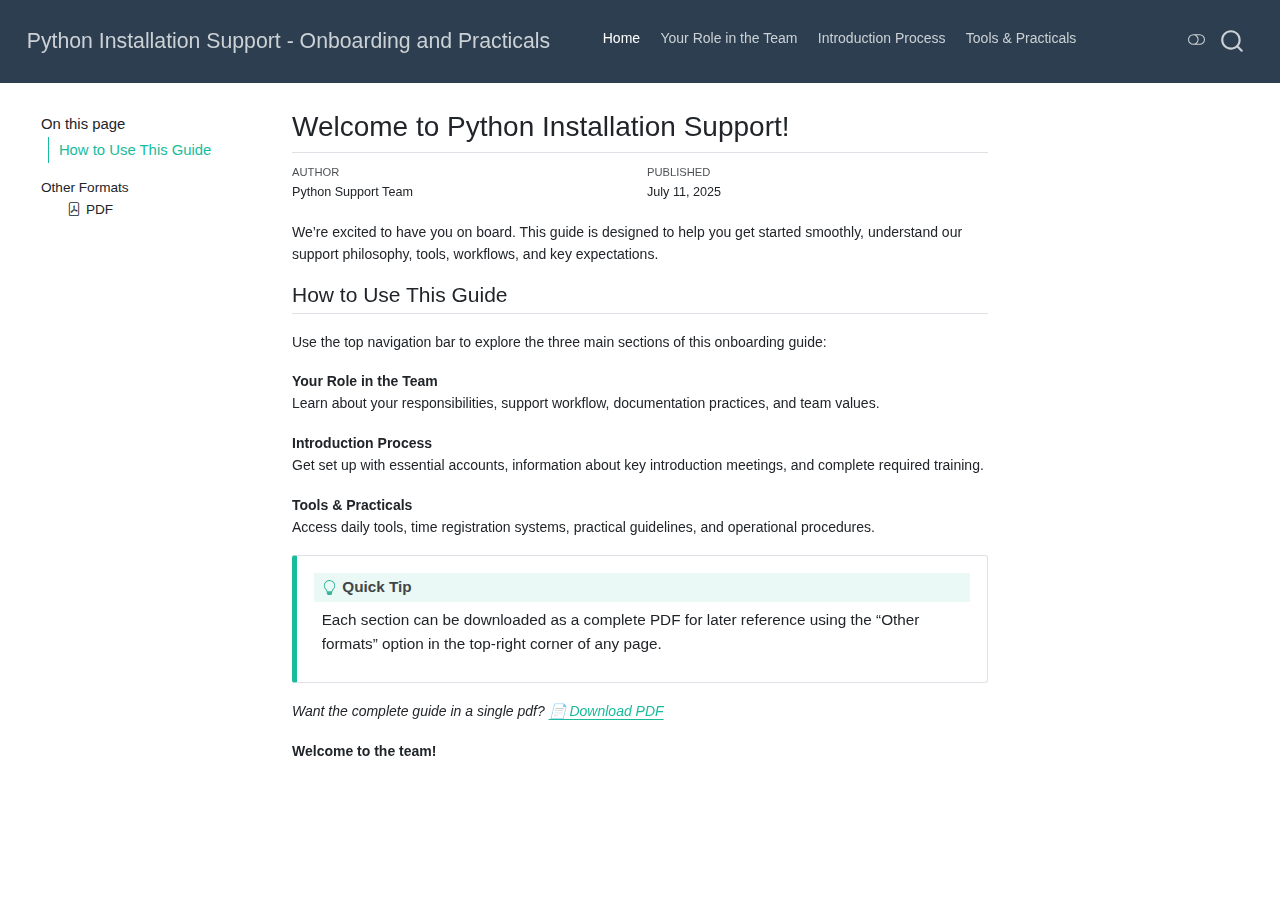
<file: quarto-onboarding/docs/index.html>
<!DOCTYPE html>
<html xmlns="http://www.w3.org/1999/xhtml" lang="en" xml:lang="en"><head>

<meta charset="utf-8">
<meta name="generator" content="quarto-1.6.39">

<meta name="viewport" content="width=device-width, initial-scale=1.0, user-scalable=yes">

<meta name="author" content="Python Support Team">
<meta name="dcterms.date" content="2025-07-11">

<title>Welcome to Python Installation Support! – Python Installation Support - Onboarding and Practicals</title>
<style>
code{white-space: pre-wrap;}
span.smallcaps{font-variant: small-caps;}
div.columns{display: flex; gap: min(4vw, 1.5em);}
div.column{flex: auto; overflow-x: auto;}
div.hanging-indent{margin-left: 1.5em; text-indent: -1.5em;}
ul.task-list{list-style: none;}
ul.task-list li input[type="checkbox"] {
  width: 0.8em;
  margin: 0 0.8em 0.2em -1em; /* quarto-specific, see https://github.com/quarto-dev/quarto-cli/issues/4556 */ 
  vertical-align: middle;
}
</style>


<script src="site_libs/quarto-nav/quarto-nav.js"></script>
<script src="site_libs/clipboard/clipboard.min.js"></script>
<script src="site_libs/quarto-search/autocomplete.umd.js"></script>
<script src="site_libs/quarto-search/fuse.min.js"></script>
<script src="site_libs/quarto-search/quarto-search.js"></script>
<meta name="quarto:offset" content="./">
<script src="site_libs/quarto-html/quarto.js"></script>
<script src="site_libs/quarto-html/popper.min.js"></script>
<script src="site_libs/quarto-html/tippy.umd.min.js"></script>
<script src="site_libs/quarto-html/anchor.min.js"></script>
<link href="site_libs/quarto-html/tippy.css" rel="stylesheet">
<link href="site_libs/quarto-html/quarto-syntax-highlighting-e26003cea8cd680ca0c55a263523d882.css" rel="stylesheet" class="quarto-color-scheme" id="quarto-text-highlighting-styles">
<link href="site_libs/quarto-html/quarto-syntax-highlighting-dark-d166b450ba5a8e9f7a0ab969bf6592c1.css" rel="prefetch" class="quarto-color-scheme quarto-color-alternate" id="quarto-text-highlighting-styles">
<script src="site_libs/bootstrap/bootstrap.min.js"></script>
<link href="site_libs/bootstrap/bootstrap-icons.css" rel="stylesheet">
<link href="site_libs/bootstrap/bootstrap-d1b12f2568ecbe55642fee6aa00bd082.min.css" rel="stylesheet" append-hash="true" class="quarto-color-scheme" id="quarto-bootstrap" data-mode="light">
<link href="site_libs/bootstrap/bootstrap-dark-b2511bcbb01c2159fd96a78deb42ffd9.min.css" rel="prefetch" append-hash="true" class="quarto-color-scheme quarto-color-alternate" id="quarto-bootstrap" data-mode="dark">
<script id="quarto-search-options" type="application/json">{
  "location": "navbar",
  "copy-button": false,
  "collapse-after": 3,
  "panel-placement": "end",
  "type": "overlay",
  "limit": 50,
  "keyboard-shortcut": [
    "f",
    "/",
    "s"
  ],
  "show-item-context": false,
  "language": {
    "search-no-results-text": "No results",
    "search-matching-documents-text": "matching documents",
    "search-copy-link-title": "Copy link to search",
    "search-hide-matches-text": "Hide additional matches",
    "search-more-match-text": "more match in this document",
    "search-more-matches-text": "more matches in this document",
    "search-clear-button-title": "Clear",
    "search-text-placeholder": "",
    "search-detached-cancel-button-title": "Cancel",
    "search-submit-button-title": "Submit",
    "search-label": "Search"
  }
}</script>
<style>html{ scroll-behavior: smooth; }</style>


<link rel="stylesheet" href="styles.css">
</head>

<body class="floating nav-fixed">

<div id="quarto-search-results"></div>
  <header id="quarto-header" class="headroom fixed-top">
    <nav class="navbar navbar-expand-lg " data-bs-theme="dark">
      <div class="navbar-container container-fluid">
      <div class="navbar-brand-container mx-auto">
    <a class="navbar-brand" href="./index.html">
    <span class="navbar-title">Python Installation Support - Onboarding and Practicals</span>
    </a>
  </div>
            <div id="quarto-search" class="" title="Search"></div>
          <button class="navbar-toggler" type="button" data-bs-toggle="collapse" data-bs-target="#navbarCollapse" aria-controls="navbarCollapse" role="menu" aria-expanded="false" aria-label="Toggle navigation" onclick="if (window.quartoToggleHeadroom) { window.quartoToggleHeadroom(); }">
  <span class="navbar-toggler-icon"></span>
</button>
          <div class="collapse navbar-collapse" id="navbarCollapse">
            <ul class="navbar-nav navbar-nav-scroll me-auto">
  <li class="nav-item">
    <a class="nav-link active" href="./index.html" aria-current="page"> 
<span class="menu-text">Home</span></a>
  </li>  
  <li class="nav-item">
    <a class="nav-link" href="./contents/your-role.html"> 
<span class="menu-text">Your Role in the Team</span></a>
  </li>  
  <li class="nav-item">
    <a class="nav-link" href="./contents/introduction-process.html"> 
<span class="menu-text">Introduction Process</span></a>
  </li>  
  <li class="nav-item">
    <a class="nav-link" href="./contents/tools-practicals.html"> 
<span class="menu-text">Tools &amp; Practicals</span></a>
  </li>  
</ul>
          </div> <!-- /navcollapse -->
            <div class="quarto-navbar-tools">
  <a href="" class="quarto-color-scheme-toggle quarto-navigation-tool  px-1" onclick="window.quartoToggleColorScheme(); return false;" title="Toggle dark mode"><i class="bi"></i></a>
</div>
      </div> <!-- /container-fluid -->
    </nav>
</header>
<!-- content -->
<div id="quarto-content" class="quarto-container page-columns page-rows-contents page-layout-article page-navbar">
<!-- sidebar -->
  <nav id="quarto-sidebar" class="sidebar collapse collapse-horizontal quarto-sidebar-collapse-item sidebar-navigation floating overflow-auto">
    <nav id="TOC" role="doc-toc" class="toc-active">
    <h2 id="toc-title">On this page</h2>
   
  <ul>
  <li><a href="#how-to-use-this-guide" id="toc-how-to-use-this-guide" class="nav-link active" data-scroll-target="#how-to-use-this-guide">How to Use This Guide</a></li>
  </ul>
<div class="quarto-alternate-formats"><h2>Other Formats</h2><ul><li><a href="index.pdf"><i class="bi bi-file-pdf"></i>PDF</a></li></ul></div></nav>
</nav>
<div id="quarto-sidebar-glass" class="quarto-sidebar-collapse-item" data-bs-toggle="collapse" data-bs-target=".quarto-sidebar-collapse-item"></div>
<!-- margin-sidebar -->
    <div id="quarto-margin-sidebar" class="sidebar margin-sidebar zindex-bottom">
    </div>
<!-- main -->
<main class="content" id="quarto-document-content">

<header id="title-block-header" class="quarto-title-block default">
<div class="quarto-title">
<h1 class="title">Welcome to Python Installation Support!</h1>
</div>



<div class="quarto-title-meta">

    <div>
    <div class="quarto-title-meta-heading">Author</div>
    <div class="quarto-title-meta-contents">
             <p>Python Support Team </p>
          </div>
  </div>
    
    <div>
    <div class="quarto-title-meta-heading">Published</div>
    <div class="quarto-title-meta-contents">
      <p class="date">July 11, 2025</p>
    </div>
  </div>
  
    
  </div>
  


</header>


<p>We’re excited to have you on board. This guide is designed to help you get started smoothly, understand our support philosophy, tools, workflows, and key expectations.</p>
<section id="how-to-use-this-guide" class="level2">
<h2 class="anchored" data-anchor-id="how-to-use-this-guide">How to Use This Guide</h2>
<p>Use the top navigation bar to explore the three main sections of this onboarding guide:</p>
<p><strong>Your Role in the Team</strong><br>
Learn about your responsibilities, support workflow, documentation practices, and team values.</p>
<p><strong>Introduction Process</strong><br>
Get set up with essential accounts, information about key introduction meetings, and complete required training.</p>
<p><strong>Tools &amp; Practicals</strong><br>
Access daily tools, time registration systems, practical guidelines, and operational procedures.</p>
<div class="callout callout-style-default callout-tip callout-titled">
<div class="callout-header d-flex align-content-center">
<div class="callout-icon-container">
<i class="callout-icon"></i>
</div>
<div class="callout-title-container flex-fill">
Quick Tip
</div>
</div>
<div class="callout-body-container callout-body">
<p>Each section can be downloaded as a complete PDF for later reference using the “Other formats” option in the top-right corner of any page.</p>
</div>
</div>
<p><em>Want the complete guide in a single pdf? <a href="complete-guide.pdf">📄 Download PDF</a></em></p>
<p><strong>Welcome to the team!</strong></p>


</section>

</main> <!-- /main -->
<script id="quarto-html-after-body" type="application/javascript">
window.document.addEventListener("DOMContentLoaded", function (event) {
  const toggleBodyColorMode = (bsSheetEl) => {
    const mode = bsSheetEl.getAttribute("data-mode");
    const bodyEl = window.document.querySelector("body");
    if (mode === "dark") {
      bodyEl.classList.add("quarto-dark");
      bodyEl.classList.remove("quarto-light");
    } else {
      bodyEl.classList.add("quarto-light");
      bodyEl.classList.remove("quarto-dark");
    }
  }
  const toggleBodyColorPrimary = () => {
    const bsSheetEl = window.document.querySelector("link#quarto-bootstrap");
    if (bsSheetEl) {
      toggleBodyColorMode(bsSheetEl);
    }
  }
  toggleBodyColorPrimary();  
  const disableStylesheet = (stylesheets) => {
    for (let i=0; i < stylesheets.length; i++) {
      const stylesheet = stylesheets[i];
      stylesheet.rel = 'prefetch';
    }
  }
  const enableStylesheet = (stylesheets) => {
    for (let i=0; i < stylesheets.length; i++) {
      const stylesheet = stylesheets[i];
      stylesheet.rel = 'stylesheet';
    }
  }
  const manageTransitions = (selector, allowTransitions) => {
    const els = window.document.querySelectorAll(selector);
    for (let i=0; i < els.length; i++) {
      const el = els[i];
      if (allowTransitions) {
        el.classList.remove('notransition');
      } else {
        el.classList.add('notransition');
      }
    }
  }
  const toggleGiscusIfUsed = (isAlternate, darkModeDefault) => {
    const baseTheme = document.querySelector('#giscus-base-theme')?.value ?? 'light';
    const alternateTheme = document.querySelector('#giscus-alt-theme')?.value ?? 'dark';
    let newTheme = '';
    if(darkModeDefault) {
      newTheme = isAlternate ? baseTheme : alternateTheme;
    } else {
      newTheme = isAlternate ? alternateTheme : baseTheme;
    }
    const changeGiscusTheme = () => {
      // From: https://github.com/giscus/giscus/issues/336
      const sendMessage = (message) => {
        const iframe = document.querySelector('iframe.giscus-frame');
        if (!iframe) return;
        iframe.contentWindow.postMessage({ giscus: message }, 'https://giscus.app');
      }
      sendMessage({
        setConfig: {
          theme: newTheme
        }
      });
    }
    const isGiscussLoaded = window.document.querySelector('iframe.giscus-frame') !== null;
    if (isGiscussLoaded) {
      changeGiscusTheme();
    }
  }
  const toggleColorMode = (alternate) => {
    // Switch the stylesheets
    const alternateStylesheets = window.document.querySelectorAll('link.quarto-color-scheme.quarto-color-alternate');
    manageTransitions('#quarto-margin-sidebar .nav-link', false);
    if (alternate) {
      enableStylesheet(alternateStylesheets);
      for (const sheetNode of alternateStylesheets) {
        if (sheetNode.id === "quarto-bootstrap") {
          toggleBodyColorMode(sheetNode);
        }
      }
    } else {
      disableStylesheet(alternateStylesheets);
      toggleBodyColorPrimary();
    }
    manageTransitions('#quarto-margin-sidebar .nav-link', true);
    // Switch the toggles
    const toggles = window.document.querySelectorAll('.quarto-color-scheme-toggle');
    for (let i=0; i < toggles.length; i++) {
      const toggle = toggles[i];
      if (toggle) {
        if (alternate) {
          toggle.classList.add("alternate");     
        } else {
          toggle.classList.remove("alternate");
        }
      }
    }
    // Hack to workaround the fact that safari doesn't
    // properly recolor the scrollbar when toggling (#1455)
    if (navigator.userAgent.indexOf('Safari') > 0 && navigator.userAgent.indexOf('Chrome') == -1) {
      manageTransitions("body", false);
      window.scrollTo(0, 1);
      setTimeout(() => {
        window.scrollTo(0, 0);
        manageTransitions("body", true);
      }, 40);  
    }
  }
  const isFileUrl = () => { 
    return window.location.protocol === 'file:';
  }
  const hasAlternateSentinel = () => {  
    let styleSentinel = getColorSchemeSentinel();
    if (styleSentinel !== null) {
      return styleSentinel === "alternate";
    } else {
      return false;
    }
  }
  const setStyleSentinel = (alternate) => {
    const value = alternate ? "alternate" : "default";
    if (!isFileUrl()) {
      window.localStorage.setItem("quarto-color-scheme", value);
    } else {
      localAlternateSentinel = value;
    }
  }
  const getColorSchemeSentinel = () => {
    if (!isFileUrl()) {
      const storageValue = window.localStorage.getItem("quarto-color-scheme");
      return storageValue != null ? storageValue : localAlternateSentinel;
    } else {
      return localAlternateSentinel;
    }
  }
  const darkModeDefault = false;
  let localAlternateSentinel = darkModeDefault ? 'alternate' : 'default';
  // Dark / light mode switch
  window.quartoToggleColorScheme = () => {
    // Read the current dark / light value 
    let toAlternate = !hasAlternateSentinel();
    toggleColorMode(toAlternate);
    setStyleSentinel(toAlternate);
    toggleGiscusIfUsed(toAlternate, darkModeDefault);
  };
  // Ensure there is a toggle, if there isn't float one in the top right
  if (window.document.querySelector('.quarto-color-scheme-toggle') === null) {
    const a = window.document.createElement('a');
    a.classList.add('top-right');
    a.classList.add('quarto-color-scheme-toggle');
    a.href = "";
    a.onclick = function() { try { window.quartoToggleColorScheme(); } catch {} return false; };
    const i = window.document.createElement("i");
    i.classList.add('bi');
    a.appendChild(i);
    window.document.body.appendChild(a);
  }
  // Switch to dark mode if need be
  if (hasAlternateSentinel()) {
    toggleColorMode(true);
  } else {
    toggleColorMode(false);
  }
  const icon = "";
  const anchorJS = new window.AnchorJS();
  anchorJS.options = {
    placement: 'right',
    icon: icon
  };
  anchorJS.add('.anchored');
  const isCodeAnnotation = (el) => {
    for (const clz of el.classList) {
      if (clz.startsWith('code-annotation-')) {                     
        return true;
      }
    }
    return false;
  }
  const onCopySuccess = function(e) {
    // button target
    const button = e.trigger;
    // don't keep focus
    button.blur();
    // flash "checked"
    button.classList.add('code-copy-button-checked');
    var currentTitle = button.getAttribute("title");
    button.setAttribute("title", "Copied!");
    let tooltip;
    if (window.bootstrap) {
      button.setAttribute("data-bs-toggle", "tooltip");
      button.setAttribute("data-bs-placement", "left");
      button.setAttribute("data-bs-title", "Copied!");
      tooltip = new bootstrap.Tooltip(button, 
        { trigger: "manual", 
          customClass: "code-copy-button-tooltip",
          offset: [0, -8]});
      tooltip.show();    
    }
    setTimeout(function() {
      if (tooltip) {
        tooltip.hide();
        button.removeAttribute("data-bs-title");
        button.removeAttribute("data-bs-toggle");
        button.removeAttribute("data-bs-placement");
      }
      button.setAttribute("title", currentTitle);
      button.classList.remove('code-copy-button-checked');
    }, 1000);
    // clear code selection
    e.clearSelection();
  }
  const getTextToCopy = function(trigger) {
      const codeEl = trigger.previousElementSibling.cloneNode(true);
      for (const childEl of codeEl.children) {
        if (isCodeAnnotation(childEl)) {
          childEl.remove();
        }
      }
      return codeEl.innerText;
  }
  const clipboard = new window.ClipboardJS('.code-copy-button:not([data-in-quarto-modal])', {
    text: getTextToCopy
  });
  clipboard.on('success', onCopySuccess);
  if (window.document.getElementById('quarto-embedded-source-code-modal')) {
    const clipboardModal = new window.ClipboardJS('.code-copy-button[data-in-quarto-modal]', {
      text: getTextToCopy,
      container: window.document.getElementById('quarto-embedded-source-code-modal')
    });
    clipboardModal.on('success', onCopySuccess);
  }
    var localhostRegex = new RegExp(/^(?:http|https):\/\/localhost\:?[0-9]*\//);
    var mailtoRegex = new RegExp(/^mailto:/);
      var filterRegex = new RegExp('/' + window.location.host + '/');
    var isInternal = (href) => {
        return filterRegex.test(href) || localhostRegex.test(href) || mailtoRegex.test(href);
    }
    // Inspect non-navigation links and adorn them if external
 	var links = window.document.querySelectorAll('a[href]:not(.nav-link):not(.navbar-brand):not(.toc-action):not(.sidebar-link):not(.sidebar-item-toggle):not(.pagination-link):not(.no-external):not([aria-hidden]):not(.dropdown-item):not(.quarto-navigation-tool):not(.about-link)');
    for (var i=0; i<links.length; i++) {
      const link = links[i];
      if (!isInternal(link.href)) {
        // undo the damage that might have been done by quarto-nav.js in the case of
        // links that we want to consider external
        if (link.dataset.originalHref !== undefined) {
          link.href = link.dataset.originalHref;
        }
      }
    }
  function tippyHover(el, contentFn, onTriggerFn, onUntriggerFn) {
    const config = {
      allowHTML: true,
      maxWidth: 500,
      delay: 100,
      arrow: false,
      appendTo: function(el) {
          return el.parentElement;
      },
      interactive: true,
      interactiveBorder: 10,
      theme: 'quarto',
      placement: 'bottom-start',
    };
    if (contentFn) {
      config.content = contentFn;
    }
    if (onTriggerFn) {
      config.onTrigger = onTriggerFn;
    }
    if (onUntriggerFn) {
      config.onUntrigger = onUntriggerFn;
    }
    window.tippy(el, config); 
  }
  const noterefs = window.document.querySelectorAll('a[role="doc-noteref"]');
  for (var i=0; i<noterefs.length; i++) {
    const ref = noterefs[i];
    tippyHover(ref, function() {
      // use id or data attribute instead here
      let href = ref.getAttribute('data-footnote-href') || ref.getAttribute('href');
      try { href = new URL(href).hash; } catch {}
      const id = href.replace(/^#\/?/, "");
      const note = window.document.getElementById(id);
      if (note) {
        return note.innerHTML;
      } else {
        return "";
      }
    });
  }
  const xrefs = window.document.querySelectorAll('a.quarto-xref');
  const processXRef = (id, note) => {
    // Strip column container classes
    const stripColumnClz = (el) => {
      el.classList.remove("page-full", "page-columns");
      if (el.children) {
        for (const child of el.children) {
          stripColumnClz(child);
        }
      }
    }
    stripColumnClz(note)
    if (id === null || id.startsWith('sec-')) {
      // Special case sections, only their first couple elements
      const container = document.createElement("div");
      if (note.children && note.children.length > 2) {
        container.appendChild(note.children[0].cloneNode(true));
        for (let i = 1; i < note.children.length; i++) {
          const child = note.children[i];
          if (child.tagName === "P" && child.innerText === "") {
            continue;
          } else {
            container.appendChild(child.cloneNode(true));
            break;
          }
        }
        if (window.Quarto?.typesetMath) {
          window.Quarto.typesetMath(container);
        }
        return container.innerHTML
      } else {
        if (window.Quarto?.typesetMath) {
          window.Quarto.typesetMath(note);
        }
        return note.innerHTML;
      }
    } else {
      // Remove any anchor links if they are present
      const anchorLink = note.querySelector('a.anchorjs-link');
      if (anchorLink) {
        anchorLink.remove();
      }
      if (window.Quarto?.typesetMath) {
        window.Quarto.typesetMath(note);
      }
      if (note.classList.contains("callout")) {
        return note.outerHTML;
      } else {
        return note.innerHTML;
      }
    }
  }
  for (var i=0; i<xrefs.length; i++) {
    const xref = xrefs[i];
    tippyHover(xref, undefined, function(instance) {
      instance.disable();
      let url = xref.getAttribute('href');
      let hash = undefined; 
      if (url.startsWith('#')) {
        hash = url;
      } else {
        try { hash = new URL(url).hash; } catch {}
      }
      if (hash) {
        const id = hash.replace(/^#\/?/, "");
        const note = window.document.getElementById(id);
        if (note !== null) {
          try {
            const html = processXRef(id, note.cloneNode(true));
            instance.setContent(html);
          } finally {
            instance.enable();
            instance.show();
          }
        } else {
          // See if we can fetch this
          fetch(url.split('#')[0])
          .then(res => res.text())
          .then(html => {
            const parser = new DOMParser();
            const htmlDoc = parser.parseFromString(html, "text/html");
            const note = htmlDoc.getElementById(id);
            if (note !== null) {
              const html = processXRef(id, note);
              instance.setContent(html);
            } 
          }).finally(() => {
            instance.enable();
            instance.show();
          });
        }
      } else {
        // See if we can fetch a full url (with no hash to target)
        // This is a special case and we should probably do some content thinning / targeting
        fetch(url)
        .then(res => res.text())
        .then(html => {
          const parser = new DOMParser();
          const htmlDoc = parser.parseFromString(html, "text/html");
          const note = htmlDoc.querySelector('main.content');
          if (note !== null) {
            // This should only happen for chapter cross references
            // (since there is no id in the URL)
            // remove the first header
            if (note.children.length > 0 && note.children[0].tagName === "HEADER") {
              note.children[0].remove();
            }
            const html = processXRef(null, note);
            instance.setContent(html);
          } 
        }).finally(() => {
          instance.enable();
          instance.show();
        });
      }
    }, function(instance) {
    });
  }
      let selectedAnnoteEl;
      const selectorForAnnotation = ( cell, annotation) => {
        let cellAttr = 'data-code-cell="' + cell + '"';
        let lineAttr = 'data-code-annotation="' +  annotation + '"';
        const selector = 'span[' + cellAttr + '][' + lineAttr + ']';
        return selector;
      }
      const selectCodeLines = (annoteEl) => {
        const doc = window.document;
        const targetCell = annoteEl.getAttribute("data-target-cell");
        const targetAnnotation = annoteEl.getAttribute("data-target-annotation");
        const annoteSpan = window.document.querySelector(selectorForAnnotation(targetCell, targetAnnotation));
        const lines = annoteSpan.getAttribute("data-code-lines").split(",");
        const lineIds = lines.map((line) => {
          return targetCell + "-" + line;
        })
        let top = null;
        let height = null;
        let parent = null;
        if (lineIds.length > 0) {
            //compute the position of the single el (top and bottom and make a div)
            const el = window.document.getElementById(lineIds[0]);
            top = el.offsetTop;
            height = el.offsetHeight;
            parent = el.parentElement.parentElement;
          if (lineIds.length > 1) {
            const lastEl = window.document.getElementById(lineIds[lineIds.length - 1]);
            const bottom = lastEl.offsetTop + lastEl.offsetHeight;
            height = bottom - top;
          }
          if (top !== null && height !== null && parent !== null) {
            // cook up a div (if necessary) and position it 
            let div = window.document.getElementById("code-annotation-line-highlight");
            if (div === null) {
              div = window.document.createElement("div");
              div.setAttribute("id", "code-annotation-line-highlight");
              div.style.position = 'absolute';
              parent.appendChild(div);
            }
            div.style.top = top - 2 + "px";
            div.style.height = height + 4 + "px";
            div.style.left = 0;
            let gutterDiv = window.document.getElementById("code-annotation-line-highlight-gutter");
            if (gutterDiv === null) {
              gutterDiv = window.document.createElement("div");
              gutterDiv.setAttribute("id", "code-annotation-line-highlight-gutter");
              gutterDiv.style.position = 'absolute';
              const codeCell = window.document.getElementById(targetCell);
              const gutter = codeCell.querySelector('.code-annotation-gutter');
              gutter.appendChild(gutterDiv);
            }
            gutterDiv.style.top = top - 2 + "px";
            gutterDiv.style.height = height + 4 + "px";
          }
          selectedAnnoteEl = annoteEl;
        }
      };
      const unselectCodeLines = () => {
        const elementsIds = ["code-annotation-line-highlight", "code-annotation-line-highlight-gutter"];
        elementsIds.forEach((elId) => {
          const div = window.document.getElementById(elId);
          if (div) {
            div.remove();
          }
        });
        selectedAnnoteEl = undefined;
      };
        // Handle positioning of the toggle
    window.addEventListener(
      "resize",
      throttle(() => {
        elRect = undefined;
        if (selectedAnnoteEl) {
          selectCodeLines(selectedAnnoteEl);
        }
      }, 10)
    );
    function throttle(fn, ms) {
    let throttle = false;
    let timer;
      return (...args) => {
        if(!throttle) { // first call gets through
            fn.apply(this, args);
            throttle = true;
        } else { // all the others get throttled
            if(timer) clearTimeout(timer); // cancel #2
            timer = setTimeout(() => {
              fn.apply(this, args);
              timer = throttle = false;
            }, ms);
        }
      };
    }
      // Attach click handler to the DT
      const annoteDls = window.document.querySelectorAll('dt[data-target-cell]');
      for (const annoteDlNode of annoteDls) {
        annoteDlNode.addEventListener('click', (event) => {
          const clickedEl = event.target;
          if (clickedEl !== selectedAnnoteEl) {
            unselectCodeLines();
            const activeEl = window.document.querySelector('dt[data-target-cell].code-annotation-active');
            if (activeEl) {
              activeEl.classList.remove('code-annotation-active');
            }
            selectCodeLines(clickedEl);
            clickedEl.classList.add('code-annotation-active');
          } else {
            // Unselect the line
            unselectCodeLines();
            clickedEl.classList.remove('code-annotation-active');
          }
        });
      }
  const findCites = (el) => {
    const parentEl = el.parentElement;
    if (parentEl) {
      const cites = parentEl.dataset.cites;
      if (cites) {
        return {
          el,
          cites: cites.split(' ')
        };
      } else {
        return findCites(el.parentElement)
      }
    } else {
      return undefined;
    }
  };
  var bibliorefs = window.document.querySelectorAll('a[role="doc-biblioref"]');
  for (var i=0; i<bibliorefs.length; i++) {
    const ref = bibliorefs[i];
    const citeInfo = findCites(ref);
    if (citeInfo) {
      tippyHover(citeInfo.el, function() {
        var popup = window.document.createElement('div');
        citeInfo.cites.forEach(function(cite) {
          var citeDiv = window.document.createElement('div');
          citeDiv.classList.add('hanging-indent');
          citeDiv.classList.add('csl-entry');
          var biblioDiv = window.document.getElementById('ref-' + cite);
          if (biblioDiv) {
            citeDiv.innerHTML = biblioDiv.innerHTML;
          }
          popup.appendChild(citeDiv);
        });
        return popup.innerHTML;
      });
    }
  }
});
</script>
</div> <!-- /content -->




<script src="site_libs/quarto-html/zenscroll-min.js"></script>
</body></html>
</file>
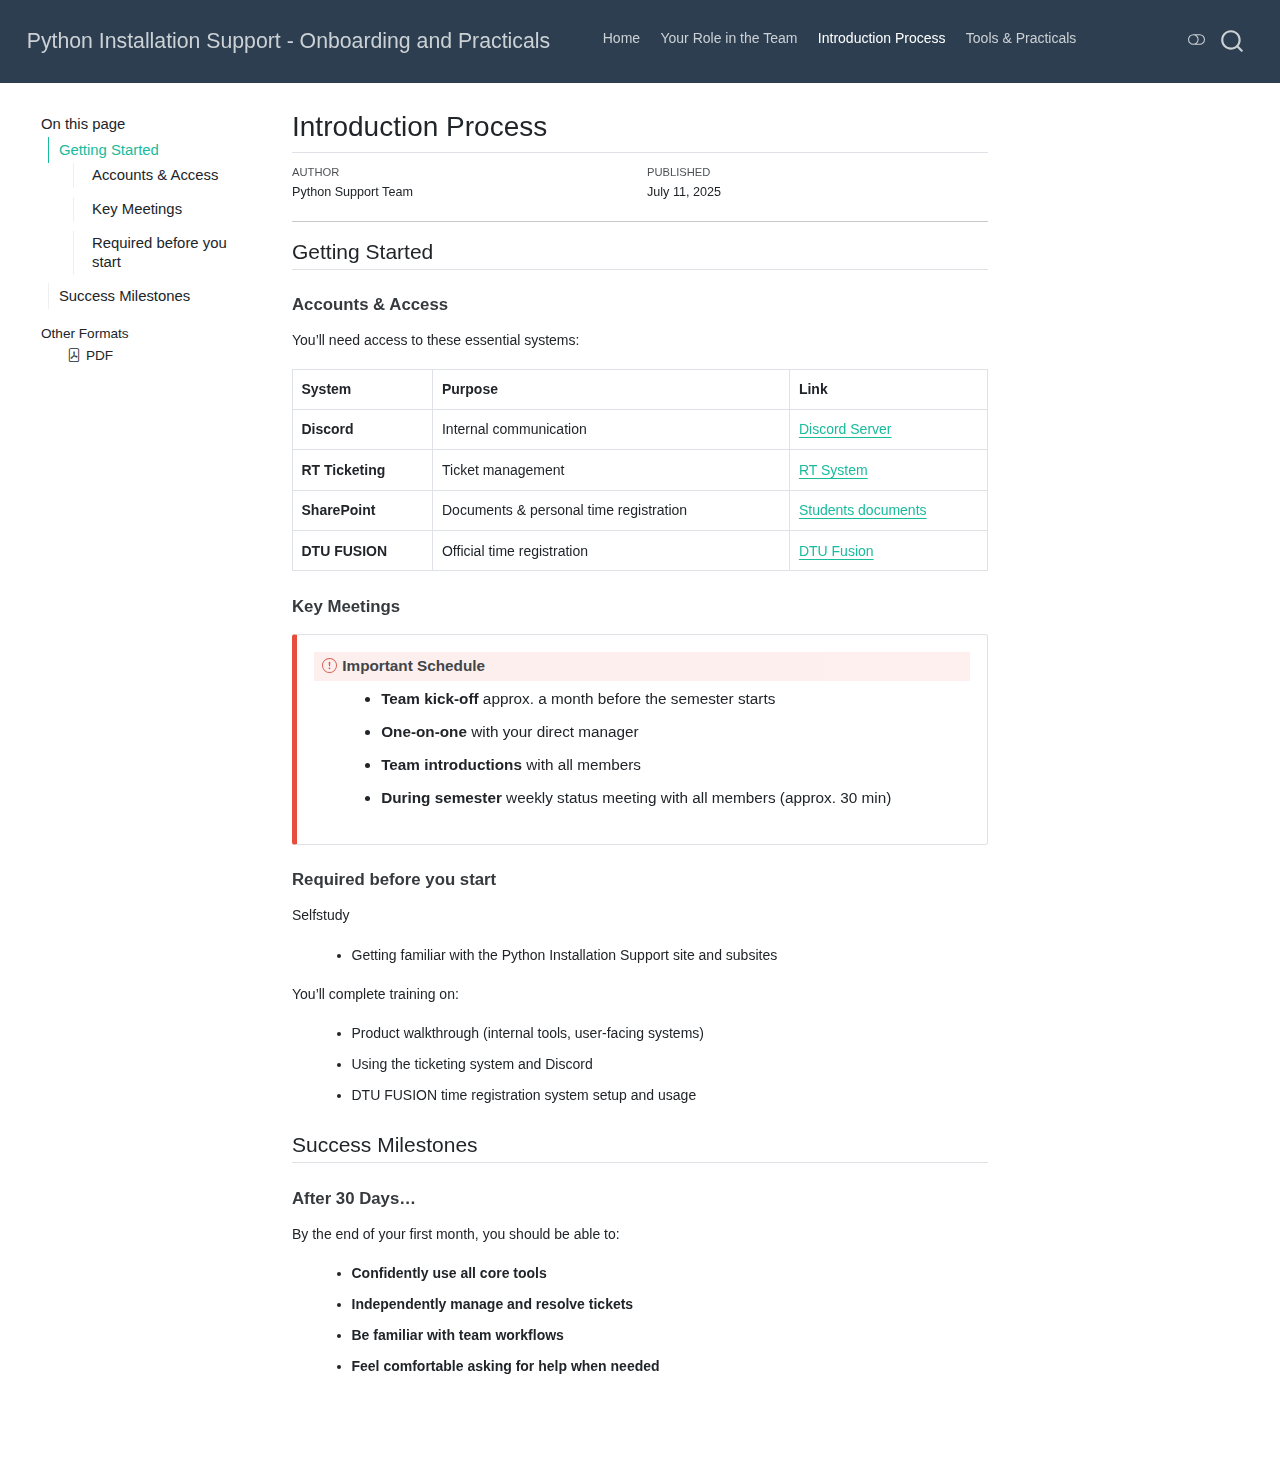
<file: quarto-onboarding/docs/contents/introduction-process.html>
<!DOCTYPE html>
<html xmlns="http://www.w3.org/1999/xhtml" lang="en" xml:lang="en"><head>

<meta charset="utf-8">
<meta name="generator" content="quarto-1.6.39">

<meta name="viewport" content="width=device-width, initial-scale=1.0, user-scalable=yes">

<meta name="author" content="Python Support Team">
<meta name="dcterms.date" content="2025-07-11">

<title>Introduction Process – Python Installation Support - Onboarding and Practicals</title>
<style>
code{white-space: pre-wrap;}
span.smallcaps{font-variant: small-caps;}
div.columns{display: flex; gap: min(4vw, 1.5em);}
div.column{flex: auto; overflow-x: auto;}
div.hanging-indent{margin-left: 1.5em; text-indent: -1.5em;}
ul.task-list{list-style: none;}
ul.task-list li input[type="checkbox"] {
  width: 0.8em;
  margin: 0 0.8em 0.2em -1em; /* quarto-specific, see https://github.com/quarto-dev/quarto-cli/issues/4556 */ 
  vertical-align: middle;
}
</style>


<script src="../site_libs/quarto-nav/quarto-nav.js"></script>
<script src="../site_libs/clipboard/clipboard.min.js"></script>
<script src="../site_libs/quarto-search/autocomplete.umd.js"></script>
<script src="../site_libs/quarto-search/fuse.min.js"></script>
<script src="../site_libs/quarto-search/quarto-search.js"></script>
<meta name="quarto:offset" content="../">
<script src="../site_libs/quarto-html/quarto.js"></script>
<script src="../site_libs/quarto-html/popper.min.js"></script>
<script src="../site_libs/quarto-html/tippy.umd.min.js"></script>
<script src="../site_libs/quarto-html/anchor.min.js"></script>
<link href="../site_libs/quarto-html/tippy.css" rel="stylesheet">
<link href="../site_libs/quarto-html/quarto-syntax-highlighting-e26003cea8cd680ca0c55a263523d882.css" rel="stylesheet" class="quarto-color-scheme" id="quarto-text-highlighting-styles">
<link href="../site_libs/quarto-html/quarto-syntax-highlighting-dark-d166b450ba5a8e9f7a0ab969bf6592c1.css" rel="prefetch" class="quarto-color-scheme quarto-color-alternate" id="quarto-text-highlighting-styles">
<script src="../site_libs/bootstrap/bootstrap.min.js"></script>
<link href="../site_libs/bootstrap/bootstrap-icons.css" rel="stylesheet">
<link href="../site_libs/bootstrap/bootstrap-d1b12f2568ecbe55642fee6aa00bd082.min.css" rel="stylesheet" append-hash="true" class="quarto-color-scheme" id="quarto-bootstrap" data-mode="light">
<link href="../site_libs/bootstrap/bootstrap-dark-b2511bcbb01c2159fd96a78deb42ffd9.min.css" rel="prefetch" append-hash="true" class="quarto-color-scheme quarto-color-alternate" id="quarto-bootstrap" data-mode="dark">
<script id="quarto-search-options" type="application/json">{
  "location": "navbar",
  "copy-button": false,
  "collapse-after": 3,
  "panel-placement": "end",
  "type": "overlay",
  "limit": 50,
  "keyboard-shortcut": [
    "f",
    "/",
    "s"
  ],
  "show-item-context": false,
  "language": {
    "search-no-results-text": "No results",
    "search-matching-documents-text": "matching documents",
    "search-copy-link-title": "Copy link to search",
    "search-hide-matches-text": "Hide additional matches",
    "search-more-match-text": "more match in this document",
    "search-more-matches-text": "more matches in this document",
    "search-clear-button-title": "Clear",
    "search-text-placeholder": "",
    "search-detached-cancel-button-title": "Cancel",
    "search-submit-button-title": "Submit",
    "search-label": "Search"
  }
}</script>
<style>html{ scroll-behavior: smooth; }</style>


<link rel="stylesheet" href="../styles.css">
</head>

<body class="floating nav-fixed">

<div id="quarto-search-results"></div>
  <header id="quarto-header" class="headroom fixed-top">
    <nav class="navbar navbar-expand-lg " data-bs-theme="dark">
      <div class="navbar-container container-fluid">
      <div class="navbar-brand-container mx-auto">
    <a class="navbar-brand" href="../index.html">
    <span class="navbar-title">Python Installation Support - Onboarding and Practicals</span>
    </a>
  </div>
            <div id="quarto-search" class="" title="Search"></div>
          <button class="navbar-toggler" type="button" data-bs-toggle="collapse" data-bs-target="#navbarCollapse" aria-controls="navbarCollapse" role="menu" aria-expanded="false" aria-label="Toggle navigation" onclick="if (window.quartoToggleHeadroom) { window.quartoToggleHeadroom(); }">
  <span class="navbar-toggler-icon"></span>
</button>
          <div class="collapse navbar-collapse" id="navbarCollapse">
            <ul class="navbar-nav navbar-nav-scroll me-auto">
  <li class="nav-item">
    <a class="nav-link" href="../index.html"> 
<span class="menu-text">Home</span></a>
  </li>  
  <li class="nav-item">
    <a class="nav-link" href="../contents/your-role.html"> 
<span class="menu-text">Your Role in the Team</span></a>
  </li>  
  <li class="nav-item">
    <a class="nav-link active" href="../contents/introduction-process.html" aria-current="page"> 
<span class="menu-text">Introduction Process</span></a>
  </li>  
  <li class="nav-item">
    <a class="nav-link" href="../contents/tools-practicals.html"> 
<span class="menu-text">Tools &amp; Practicals</span></a>
  </li>  
</ul>
          </div> <!-- /navcollapse -->
            <div class="quarto-navbar-tools">
  <a href="" class="quarto-color-scheme-toggle quarto-navigation-tool  px-1" onclick="window.quartoToggleColorScheme(); return false;" title="Toggle dark mode"><i class="bi"></i></a>
</div>
      </div> <!-- /container-fluid -->
    </nav>
</header>
<!-- content -->
<div id="quarto-content" class="quarto-container page-columns page-rows-contents page-layout-article page-navbar">
<!-- sidebar -->
  <nav id="quarto-sidebar" class="sidebar collapse collapse-horizontal quarto-sidebar-collapse-item sidebar-navigation floating overflow-auto">
    <nav id="TOC" role="doc-toc" class="toc-active">
    <h2 id="toc-title">On this page</h2>
   
  <ul>
  <li><a href="#getting-started" id="toc-getting-started" class="nav-link active" data-scroll-target="#getting-started">Getting Started</a>
  <ul class="collapse">
  <li><a href="#accounts-access" id="toc-accounts-access" class="nav-link" data-scroll-target="#accounts-access">Accounts &amp; Access</a></li>
  <li><a href="#key-meetings" id="toc-key-meetings" class="nav-link" data-scroll-target="#key-meetings">Key Meetings</a></li>
  <li><a href="#required-before-you-start" id="toc-required-before-you-start" class="nav-link" data-scroll-target="#required-before-you-start">Required before you start</a></li>
  </ul></li>
  <li><a href="#success-milestones" id="toc-success-milestones" class="nav-link" data-scroll-target="#success-milestones">Success Milestones</a>
  <ul class="collapse">
  <li><a href="#after-30-days" id="toc-after-30-days" class="nav-link" data-scroll-target="#after-30-days">After 30 Days…</a></li>
  </ul></li>
  </ul>
<div class="quarto-alternate-formats"><h2>Other Formats</h2><ul><li><a href="introduction-process.pdf"><i class="bi bi-file-pdf"></i>PDF</a></li></ul></div></nav>
</nav>
<div id="quarto-sidebar-glass" class="quarto-sidebar-collapse-item" data-bs-toggle="collapse" data-bs-target=".quarto-sidebar-collapse-item"></div>
<!-- margin-sidebar -->
    <div id="quarto-margin-sidebar" class="sidebar margin-sidebar zindex-bottom">
    </div>
<!-- main -->
<main class="content" id="quarto-document-content">

<header id="title-block-header" class="quarto-title-block default">
<div class="quarto-title">
<h1 class="title">Introduction Process</h1>
</div>



<div class="quarto-title-meta">

    <div>
    <div class="quarto-title-meta-heading">Author</div>
    <div class="quarto-title-meta-contents">
             <p>Python Support Team </p>
          </div>
  </div>
    
    <div>
    <div class="quarto-title-meta-heading">Published</div>
    <div class="quarto-title-meta-contents">
      <p class="date">July 11, 2025</p>
    </div>
  </div>
  
    
  </div>
  


</header>


<hr>
<section id="getting-started" class="level2">
<h2 class="anchored" data-anchor-id="getting-started">Getting Started</h2>
<section id="accounts-access" class="level3">
<h3 class="anchored" data-anchor-id="accounts-access">Accounts &amp; Access</h3>
<p>You’ll need access to these essential systems:</p>
<table class="caption-top table">
<thead>
<tr class="header">
<th>System</th>
<th>Purpose</th>
<th>Link</th>
</tr>
</thead>
<tbody>
<tr class="odd">
<td><strong>Discord</strong></td>
<td>Internal communication</td>
<td><a href="https://discord.gg/CSp6xS22" target="_blank">Discord Server</a></td>
</tr>
<tr class="even">
<td><strong>RT Ticketing</strong></td>
<td>Ticket management</td>
<td><a href="https://pythonsupport-rt.dtu.dk/rt/" target="_blank">RT System</a></td>
</tr>
<tr class="odd">
<td><strong>SharePoint</strong></td>
<td>Documents &amp; personal time registration</td>
<td><a href="https://dtudk.sharepoint.com/:f:/r/sites/PythonInstallationSupport/Delte%20dokumenter/Students%20documents?csf=1&amp;web=1&amp;e=LVnQbU" target="_blank">Students documents</a></td>
</tr>
<tr class="even">
<td><strong>DTU FUSION</strong></td>
<td>Official time registration</td>
<td><a href="https://www.fusion.dtu.dk" target="_blank">DTU Fusion</a></td>
</tr>
</tbody>
</table>
</section>
<section id="key-meetings" class="level3">
<h3 class="anchored" data-anchor-id="key-meetings">Key Meetings</h3>
<div class="callout callout-style-default callout-important callout-titled">
<div class="callout-header d-flex align-content-center">
<div class="callout-icon-container">
<i class="callout-icon"></i>
</div>
<div class="callout-title-container flex-fill">
Important Schedule
</div>
</div>
<div class="callout-body-container callout-body">
<ul>
<li><strong>Team kick-off</strong> approx. a month before the semester starts</li>
<li><strong>One-on-one</strong> with your direct manager</li>
<li><strong>Team introductions</strong> with all members</li>
<li><strong>During semester</strong> weekly status meeting with all members (approx. 30 min)</li>
</ul>
</div>
</div>
</section>
<section id="required-before-you-start" class="level3">
<h3 class="anchored" data-anchor-id="required-before-you-start">Required before you start</h3>
<p>Selfstudy</p>
<ul>
<li>Getting familiar with the Python Installation Support site and subsites</li>
</ul>
<p>You’ll complete training on:</p>
<ul>
<li>Product walkthrough (internal tools, user-facing systems)</li>
<li>Using the ticketing system and Discord</li>
<li>DTU FUSION time registration system setup and usage</li>
</ul>
</section>
</section>
<section id="success-milestones" class="level2">
<h2 class="anchored" data-anchor-id="success-milestones">Success Milestones</h2>
<section id="after-30-days" class="level3">
<h3 class="anchored" data-anchor-id="after-30-days">After 30 Days…</h3>
<p>By the end of your first month, you should be able to:</p>
<ul>
<li><strong>Confidently use all core tools</strong></li>
<li><strong>Independently manage and resolve tickets</strong></li>
<li><strong>Be familiar with team workflows</strong></li>
<li><strong>Feel comfortable asking for help when needed</strong></li>
</ul>


</section>
</section>

</main> <!-- /main -->
<script id="quarto-html-after-body" type="application/javascript">
window.document.addEventListener("DOMContentLoaded", function (event) {
  const toggleBodyColorMode = (bsSheetEl) => {
    const mode = bsSheetEl.getAttribute("data-mode");
    const bodyEl = window.document.querySelector("body");
    if (mode === "dark") {
      bodyEl.classList.add("quarto-dark");
      bodyEl.classList.remove("quarto-light");
    } else {
      bodyEl.classList.add("quarto-light");
      bodyEl.classList.remove("quarto-dark");
    }
  }
  const toggleBodyColorPrimary = () => {
    const bsSheetEl = window.document.querySelector("link#quarto-bootstrap");
    if (bsSheetEl) {
      toggleBodyColorMode(bsSheetEl);
    }
  }
  toggleBodyColorPrimary();  
  const disableStylesheet = (stylesheets) => {
    for (let i=0; i < stylesheets.length; i++) {
      const stylesheet = stylesheets[i];
      stylesheet.rel = 'prefetch';
    }
  }
  const enableStylesheet = (stylesheets) => {
    for (let i=0; i < stylesheets.length; i++) {
      const stylesheet = stylesheets[i];
      stylesheet.rel = 'stylesheet';
    }
  }
  const manageTransitions = (selector, allowTransitions) => {
    const els = window.document.querySelectorAll(selector);
    for (let i=0; i < els.length; i++) {
      const el = els[i];
      if (allowTransitions) {
        el.classList.remove('notransition');
      } else {
        el.classList.add('notransition');
      }
    }
  }
  const toggleGiscusIfUsed = (isAlternate, darkModeDefault) => {
    const baseTheme = document.querySelector('#giscus-base-theme')?.value ?? 'light';
    const alternateTheme = document.querySelector('#giscus-alt-theme')?.value ?? 'dark';
    let newTheme = '';
    if(darkModeDefault) {
      newTheme = isAlternate ? baseTheme : alternateTheme;
    } else {
      newTheme = isAlternate ? alternateTheme : baseTheme;
    }
    const changeGiscusTheme = () => {
      // From: https://github.com/giscus/giscus/issues/336
      const sendMessage = (message) => {
        const iframe = document.querySelector('iframe.giscus-frame');
        if (!iframe) return;
        iframe.contentWindow.postMessage({ giscus: message }, 'https://giscus.app');
      }
      sendMessage({
        setConfig: {
          theme: newTheme
        }
      });
    }
    const isGiscussLoaded = window.document.querySelector('iframe.giscus-frame') !== null;
    if (isGiscussLoaded) {
      changeGiscusTheme();
    }
  }
  const toggleColorMode = (alternate) => {
    // Switch the stylesheets
    const alternateStylesheets = window.document.querySelectorAll('link.quarto-color-scheme.quarto-color-alternate');
    manageTransitions('#quarto-margin-sidebar .nav-link', false);
    if (alternate) {
      enableStylesheet(alternateStylesheets);
      for (const sheetNode of alternateStylesheets) {
        if (sheetNode.id === "quarto-bootstrap") {
          toggleBodyColorMode(sheetNode);
        }
      }
    } else {
      disableStylesheet(alternateStylesheets);
      toggleBodyColorPrimary();
    }
    manageTransitions('#quarto-margin-sidebar .nav-link', true);
    // Switch the toggles
    const toggles = window.document.querySelectorAll('.quarto-color-scheme-toggle');
    for (let i=0; i < toggles.length; i++) {
      const toggle = toggles[i];
      if (toggle) {
        if (alternate) {
          toggle.classList.add("alternate");     
        } else {
          toggle.classList.remove("alternate");
        }
      }
    }
    // Hack to workaround the fact that safari doesn't
    // properly recolor the scrollbar when toggling (#1455)
    if (navigator.userAgent.indexOf('Safari') > 0 && navigator.userAgent.indexOf('Chrome') == -1) {
      manageTransitions("body", false);
      window.scrollTo(0, 1);
      setTimeout(() => {
        window.scrollTo(0, 0);
        manageTransitions("body", true);
      }, 40);  
    }
  }
  const isFileUrl = () => { 
    return window.location.protocol === 'file:';
  }
  const hasAlternateSentinel = () => {  
    let styleSentinel = getColorSchemeSentinel();
    if (styleSentinel !== null) {
      return styleSentinel === "alternate";
    } else {
      return false;
    }
  }
  const setStyleSentinel = (alternate) => {
    const value = alternate ? "alternate" : "default";
    if (!isFileUrl()) {
      window.localStorage.setItem("quarto-color-scheme", value);
    } else {
      localAlternateSentinel = value;
    }
  }
  const getColorSchemeSentinel = () => {
    if (!isFileUrl()) {
      const storageValue = window.localStorage.getItem("quarto-color-scheme");
      return storageValue != null ? storageValue : localAlternateSentinel;
    } else {
      return localAlternateSentinel;
    }
  }
  const darkModeDefault = false;
  let localAlternateSentinel = darkModeDefault ? 'alternate' : 'default';
  // Dark / light mode switch
  window.quartoToggleColorScheme = () => {
    // Read the current dark / light value 
    let toAlternate = !hasAlternateSentinel();
    toggleColorMode(toAlternate);
    setStyleSentinel(toAlternate);
    toggleGiscusIfUsed(toAlternate, darkModeDefault);
  };
  // Ensure there is a toggle, if there isn't float one in the top right
  if (window.document.querySelector('.quarto-color-scheme-toggle') === null) {
    const a = window.document.createElement('a');
    a.classList.add('top-right');
    a.classList.add('quarto-color-scheme-toggle');
    a.href = "";
    a.onclick = function() { try { window.quartoToggleColorScheme(); } catch {} return false; };
    const i = window.document.createElement("i");
    i.classList.add('bi');
    a.appendChild(i);
    window.document.body.appendChild(a);
  }
  // Switch to dark mode if need be
  if (hasAlternateSentinel()) {
    toggleColorMode(true);
  } else {
    toggleColorMode(false);
  }
  const icon = "";
  const anchorJS = new window.AnchorJS();
  anchorJS.options = {
    placement: 'right',
    icon: icon
  };
  anchorJS.add('.anchored');
  const isCodeAnnotation = (el) => {
    for (const clz of el.classList) {
      if (clz.startsWith('code-annotation-')) {                     
        return true;
      }
    }
    return false;
  }
  const onCopySuccess = function(e) {
    // button target
    const button = e.trigger;
    // don't keep focus
    button.blur();
    // flash "checked"
    button.classList.add('code-copy-button-checked');
    var currentTitle = button.getAttribute("title");
    button.setAttribute("title", "Copied!");
    let tooltip;
    if (window.bootstrap) {
      button.setAttribute("data-bs-toggle", "tooltip");
      button.setAttribute("data-bs-placement", "left");
      button.setAttribute("data-bs-title", "Copied!");
      tooltip = new bootstrap.Tooltip(button, 
        { trigger: "manual", 
          customClass: "code-copy-button-tooltip",
          offset: [0, -8]});
      tooltip.show();    
    }
    setTimeout(function() {
      if (tooltip) {
        tooltip.hide();
        button.removeAttribute("data-bs-title");
        button.removeAttribute("data-bs-toggle");
        button.removeAttribute("data-bs-placement");
      }
      button.setAttribute("title", currentTitle);
      button.classList.remove('code-copy-button-checked');
    }, 1000);
    // clear code selection
    e.clearSelection();
  }
  const getTextToCopy = function(trigger) {
      const codeEl = trigger.previousElementSibling.cloneNode(true);
      for (const childEl of codeEl.children) {
        if (isCodeAnnotation(childEl)) {
          childEl.remove();
        }
      }
      return codeEl.innerText;
  }
  const clipboard = new window.ClipboardJS('.code-copy-button:not([data-in-quarto-modal])', {
    text: getTextToCopy
  });
  clipboard.on('success', onCopySuccess);
  if (window.document.getElementById('quarto-embedded-source-code-modal')) {
    const clipboardModal = new window.ClipboardJS('.code-copy-button[data-in-quarto-modal]', {
      text: getTextToCopy,
      container: window.document.getElementById('quarto-embedded-source-code-modal')
    });
    clipboardModal.on('success', onCopySuccess);
  }
    var localhostRegex = new RegExp(/^(?:http|https):\/\/localhost\:?[0-9]*\//);
    var mailtoRegex = new RegExp(/^mailto:/);
      var filterRegex = new RegExp('/' + window.location.host + '/');
    var isInternal = (href) => {
        return filterRegex.test(href) || localhostRegex.test(href) || mailtoRegex.test(href);
    }
    // Inspect non-navigation links and adorn them if external
 	var links = window.document.querySelectorAll('a[href]:not(.nav-link):not(.navbar-brand):not(.toc-action):not(.sidebar-link):not(.sidebar-item-toggle):not(.pagination-link):not(.no-external):not([aria-hidden]):not(.dropdown-item):not(.quarto-navigation-tool):not(.about-link)');
    for (var i=0; i<links.length; i++) {
      const link = links[i];
      if (!isInternal(link.href)) {
        // undo the damage that might have been done by quarto-nav.js in the case of
        // links that we want to consider external
        if (link.dataset.originalHref !== undefined) {
          link.href = link.dataset.originalHref;
        }
      }
    }
  function tippyHover(el, contentFn, onTriggerFn, onUntriggerFn) {
    const config = {
      allowHTML: true,
      maxWidth: 500,
      delay: 100,
      arrow: false,
      appendTo: function(el) {
          return el.parentElement;
      },
      interactive: true,
      interactiveBorder: 10,
      theme: 'quarto',
      placement: 'bottom-start',
    };
    if (contentFn) {
      config.content = contentFn;
    }
    if (onTriggerFn) {
      config.onTrigger = onTriggerFn;
    }
    if (onUntriggerFn) {
      config.onUntrigger = onUntriggerFn;
    }
    window.tippy(el, config); 
  }
  const noterefs = window.document.querySelectorAll('a[role="doc-noteref"]');
  for (var i=0; i<noterefs.length; i++) {
    const ref = noterefs[i];
    tippyHover(ref, function() {
      // use id or data attribute instead here
      let href = ref.getAttribute('data-footnote-href') || ref.getAttribute('href');
      try { href = new URL(href).hash; } catch {}
      const id = href.replace(/^#\/?/, "");
      const note = window.document.getElementById(id);
      if (note) {
        return note.innerHTML;
      } else {
        return "";
      }
    });
  }
  const xrefs = window.document.querySelectorAll('a.quarto-xref');
  const processXRef = (id, note) => {
    // Strip column container classes
    const stripColumnClz = (el) => {
      el.classList.remove("page-full", "page-columns");
      if (el.children) {
        for (const child of el.children) {
          stripColumnClz(child);
        }
      }
    }
    stripColumnClz(note)
    if (id === null || id.startsWith('sec-')) {
      // Special case sections, only their first couple elements
      const container = document.createElement("div");
      if (note.children && note.children.length > 2) {
        container.appendChild(note.children[0].cloneNode(true));
        for (let i = 1; i < note.children.length; i++) {
          const child = note.children[i];
          if (child.tagName === "P" && child.innerText === "") {
            continue;
          } else {
            container.appendChild(child.cloneNode(true));
            break;
          }
        }
        if (window.Quarto?.typesetMath) {
          window.Quarto.typesetMath(container);
        }
        return container.innerHTML
      } else {
        if (window.Quarto?.typesetMath) {
          window.Quarto.typesetMath(note);
        }
        return note.innerHTML;
      }
    } else {
      // Remove any anchor links if they are present
      const anchorLink = note.querySelector('a.anchorjs-link');
      if (anchorLink) {
        anchorLink.remove();
      }
      if (window.Quarto?.typesetMath) {
        window.Quarto.typesetMath(note);
      }
      if (note.classList.contains("callout")) {
        return note.outerHTML;
      } else {
        return note.innerHTML;
      }
    }
  }
  for (var i=0; i<xrefs.length; i++) {
    const xref = xrefs[i];
    tippyHover(xref, undefined, function(instance) {
      instance.disable();
      let url = xref.getAttribute('href');
      let hash = undefined; 
      if (url.startsWith('#')) {
        hash = url;
      } else {
        try { hash = new URL(url).hash; } catch {}
      }
      if (hash) {
        const id = hash.replace(/^#\/?/, "");
        const note = window.document.getElementById(id);
        if (note !== null) {
          try {
            const html = processXRef(id, note.cloneNode(true));
            instance.setContent(html);
          } finally {
            instance.enable();
            instance.show();
          }
        } else {
          // See if we can fetch this
          fetch(url.split('#')[0])
          .then(res => res.text())
          .then(html => {
            const parser = new DOMParser();
            const htmlDoc = parser.parseFromString(html, "text/html");
            const note = htmlDoc.getElementById(id);
            if (note !== null) {
              const html = processXRef(id, note);
              instance.setContent(html);
            } 
          }).finally(() => {
            instance.enable();
            instance.show();
          });
        }
      } else {
        // See if we can fetch a full url (with no hash to target)
        // This is a special case and we should probably do some content thinning / targeting
        fetch(url)
        .then(res => res.text())
        .then(html => {
          const parser = new DOMParser();
          const htmlDoc = parser.parseFromString(html, "text/html");
          const note = htmlDoc.querySelector('main.content');
          if (note !== null) {
            // This should only happen for chapter cross references
            // (since there is no id in the URL)
            // remove the first header
            if (note.children.length > 0 && note.children[0].tagName === "HEADER") {
              note.children[0].remove();
            }
            const html = processXRef(null, note);
            instance.setContent(html);
          } 
        }).finally(() => {
          instance.enable();
          instance.show();
        });
      }
    }, function(instance) {
    });
  }
      let selectedAnnoteEl;
      const selectorForAnnotation = ( cell, annotation) => {
        let cellAttr = 'data-code-cell="' + cell + '"';
        let lineAttr = 'data-code-annotation="' +  annotation + '"';
        const selector = 'span[' + cellAttr + '][' + lineAttr + ']';
        return selector;
      }
      const selectCodeLines = (annoteEl) => {
        const doc = window.document;
        const targetCell = annoteEl.getAttribute("data-target-cell");
        const targetAnnotation = annoteEl.getAttribute("data-target-annotation");
        const annoteSpan = window.document.querySelector(selectorForAnnotation(targetCell, targetAnnotation));
        const lines = annoteSpan.getAttribute("data-code-lines").split(",");
        const lineIds = lines.map((line) => {
          return targetCell + "-" + line;
        })
        let top = null;
        let height = null;
        let parent = null;
        if (lineIds.length > 0) {
            //compute the position of the single el (top and bottom and make a div)
            const el = window.document.getElementById(lineIds[0]);
            top = el.offsetTop;
            height = el.offsetHeight;
            parent = el.parentElement.parentElement;
          if (lineIds.length > 1) {
            const lastEl = window.document.getElementById(lineIds[lineIds.length - 1]);
            const bottom = lastEl.offsetTop + lastEl.offsetHeight;
            height = bottom - top;
          }
          if (top !== null && height !== null && parent !== null) {
            // cook up a div (if necessary) and position it 
            let div = window.document.getElementById("code-annotation-line-highlight");
            if (div === null) {
              div = window.document.createElement("div");
              div.setAttribute("id", "code-annotation-line-highlight");
              div.style.position = 'absolute';
              parent.appendChild(div);
            }
            div.style.top = top - 2 + "px";
            div.style.height = height + 4 + "px";
            div.style.left = 0;
            let gutterDiv = window.document.getElementById("code-annotation-line-highlight-gutter");
            if (gutterDiv === null) {
              gutterDiv = window.document.createElement("div");
              gutterDiv.setAttribute("id", "code-annotation-line-highlight-gutter");
              gutterDiv.style.position = 'absolute';
              const codeCell = window.document.getElementById(targetCell);
              const gutter = codeCell.querySelector('.code-annotation-gutter');
              gutter.appendChild(gutterDiv);
            }
            gutterDiv.style.top = top - 2 + "px";
            gutterDiv.style.height = height + 4 + "px";
          }
          selectedAnnoteEl = annoteEl;
        }
      };
      const unselectCodeLines = () => {
        const elementsIds = ["code-annotation-line-highlight", "code-annotation-line-highlight-gutter"];
        elementsIds.forEach((elId) => {
          const div = window.document.getElementById(elId);
          if (div) {
            div.remove();
          }
        });
        selectedAnnoteEl = undefined;
      };
        // Handle positioning of the toggle
    window.addEventListener(
      "resize",
      throttle(() => {
        elRect = undefined;
        if (selectedAnnoteEl) {
          selectCodeLines(selectedAnnoteEl);
        }
      }, 10)
    );
    function throttle(fn, ms) {
    let throttle = false;
    let timer;
      return (...args) => {
        if(!throttle) { // first call gets through
            fn.apply(this, args);
            throttle = true;
        } else { // all the others get throttled
            if(timer) clearTimeout(timer); // cancel #2
            timer = setTimeout(() => {
              fn.apply(this, args);
              timer = throttle = false;
            }, ms);
        }
      };
    }
      // Attach click handler to the DT
      const annoteDls = window.document.querySelectorAll('dt[data-target-cell]');
      for (const annoteDlNode of annoteDls) {
        annoteDlNode.addEventListener('click', (event) => {
          const clickedEl = event.target;
          if (clickedEl !== selectedAnnoteEl) {
            unselectCodeLines();
            const activeEl = window.document.querySelector('dt[data-target-cell].code-annotation-active');
            if (activeEl) {
              activeEl.classList.remove('code-annotation-active');
            }
            selectCodeLines(clickedEl);
            clickedEl.classList.add('code-annotation-active');
          } else {
            // Unselect the line
            unselectCodeLines();
            clickedEl.classList.remove('code-annotation-active');
          }
        });
      }
  const findCites = (el) => {
    const parentEl = el.parentElement;
    if (parentEl) {
      const cites = parentEl.dataset.cites;
      if (cites) {
        return {
          el,
          cites: cites.split(' ')
        };
      } else {
        return findCites(el.parentElement)
      }
    } else {
      return undefined;
    }
  };
  var bibliorefs = window.document.querySelectorAll('a[role="doc-biblioref"]');
  for (var i=0; i<bibliorefs.length; i++) {
    const ref = bibliorefs[i];
    const citeInfo = findCites(ref);
    if (citeInfo) {
      tippyHover(citeInfo.el, function() {
        var popup = window.document.createElement('div');
        citeInfo.cites.forEach(function(cite) {
          var citeDiv = window.document.createElement('div');
          citeDiv.classList.add('hanging-indent');
          citeDiv.classList.add('csl-entry');
          var biblioDiv = window.document.getElementById('ref-' + cite);
          if (biblioDiv) {
            citeDiv.innerHTML = biblioDiv.innerHTML;
          }
          popup.appendChild(citeDiv);
        });
        return popup.innerHTML;
      });
    }
  }
});
</script>
</div> <!-- /content -->




<script src="../site_libs/quarto-html/zenscroll-min.js"></script>
</body></html>
</file>
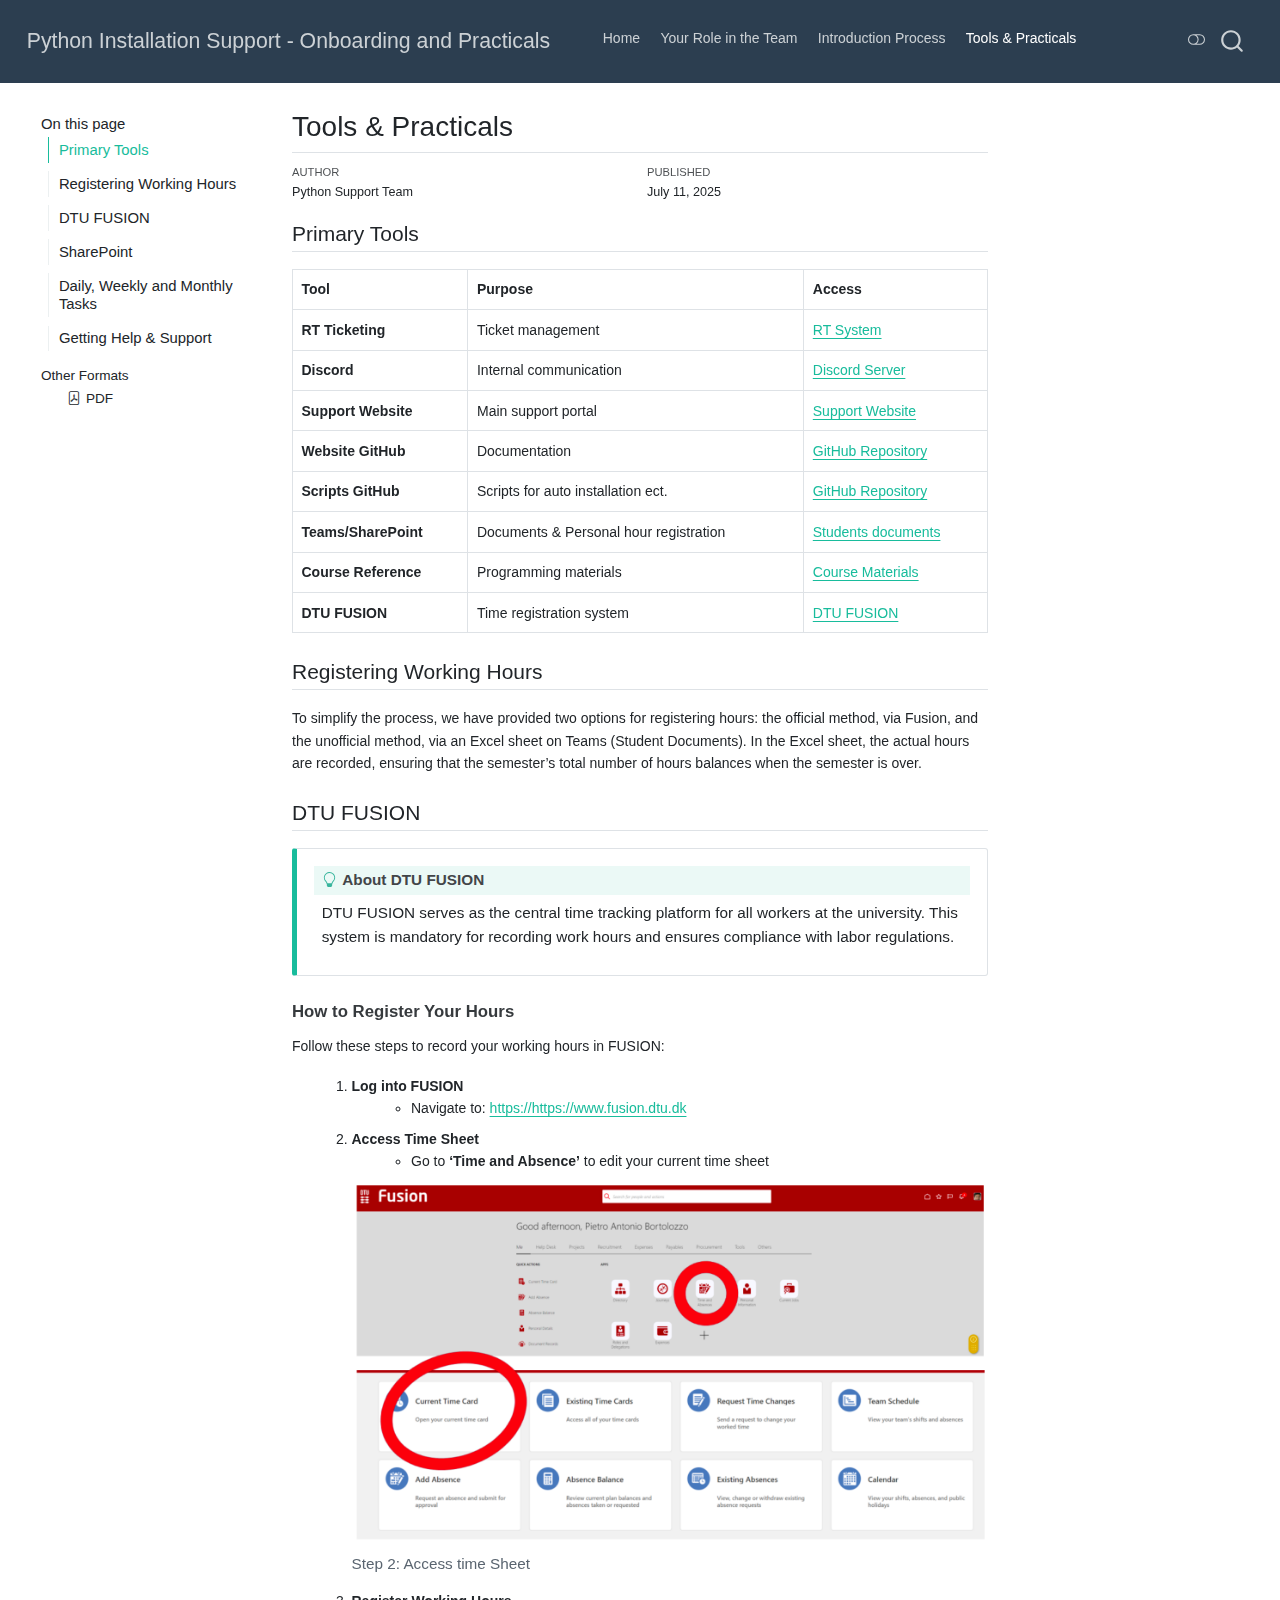
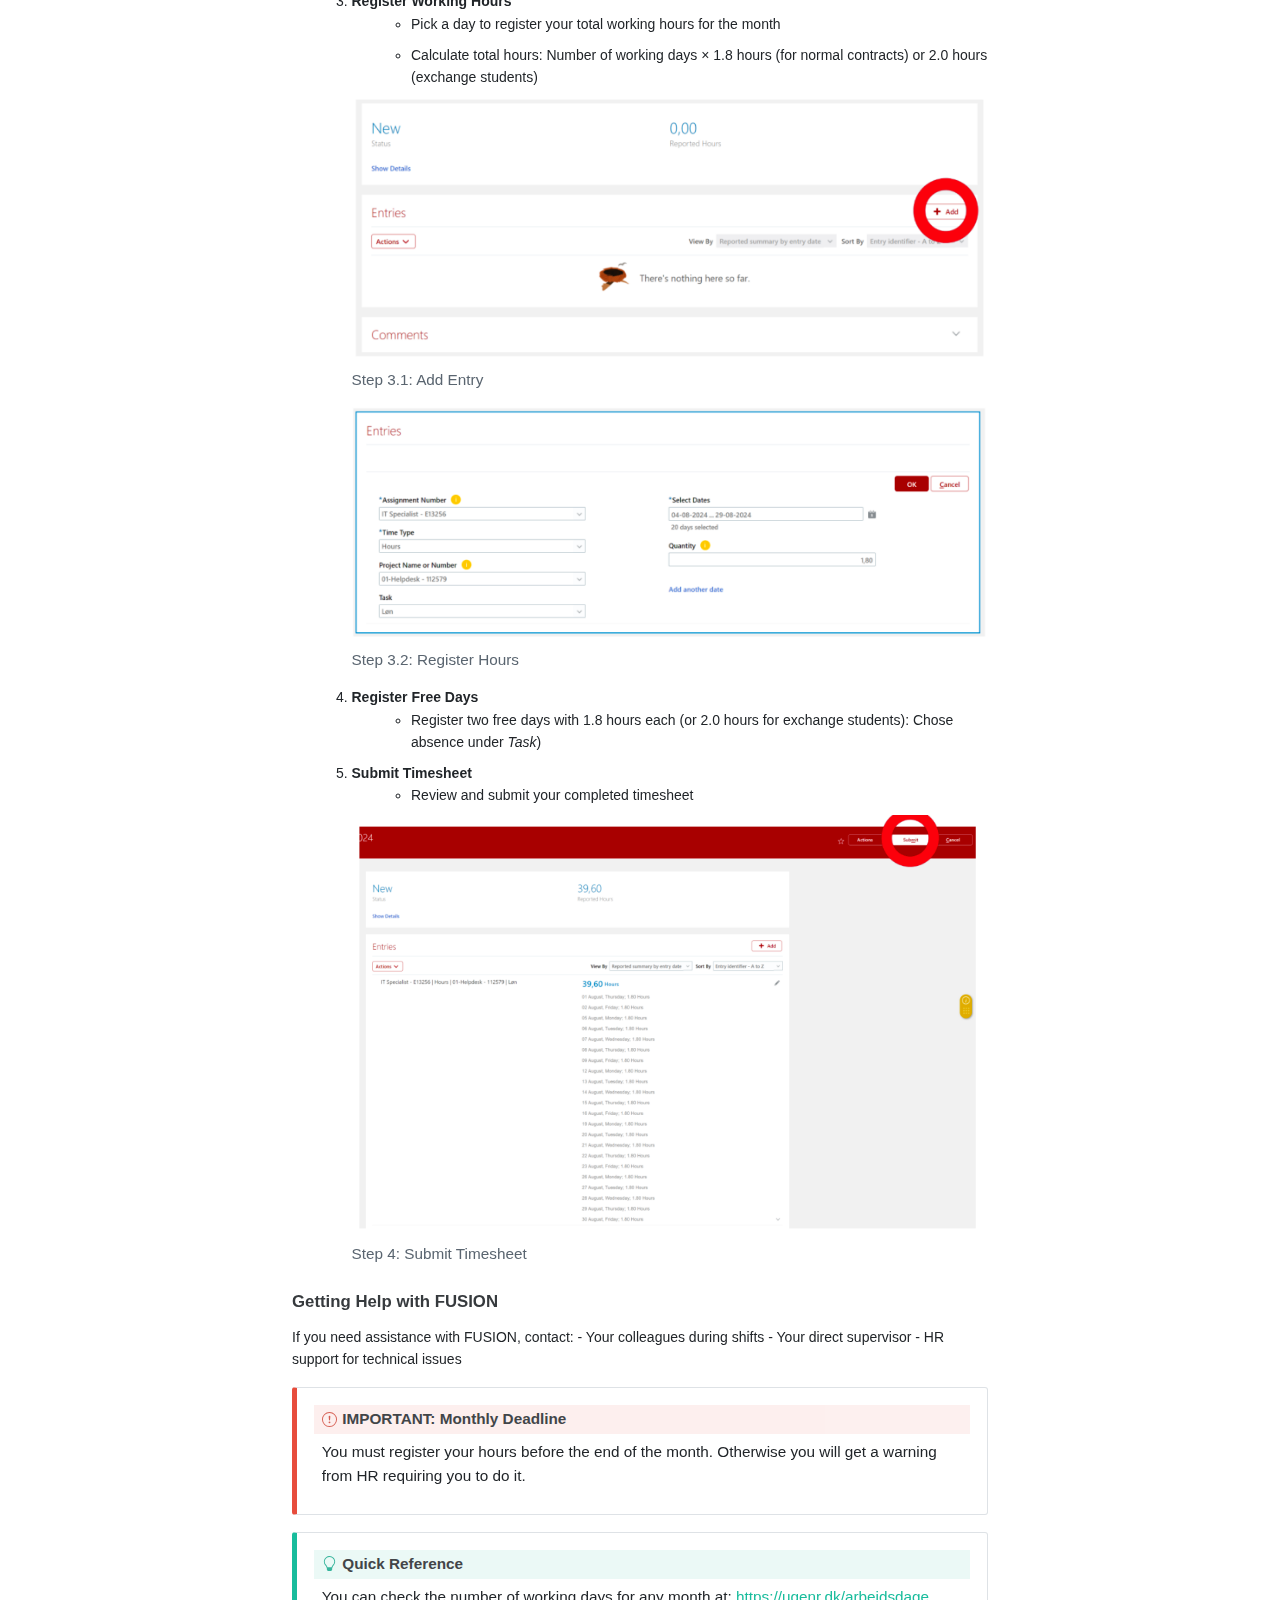
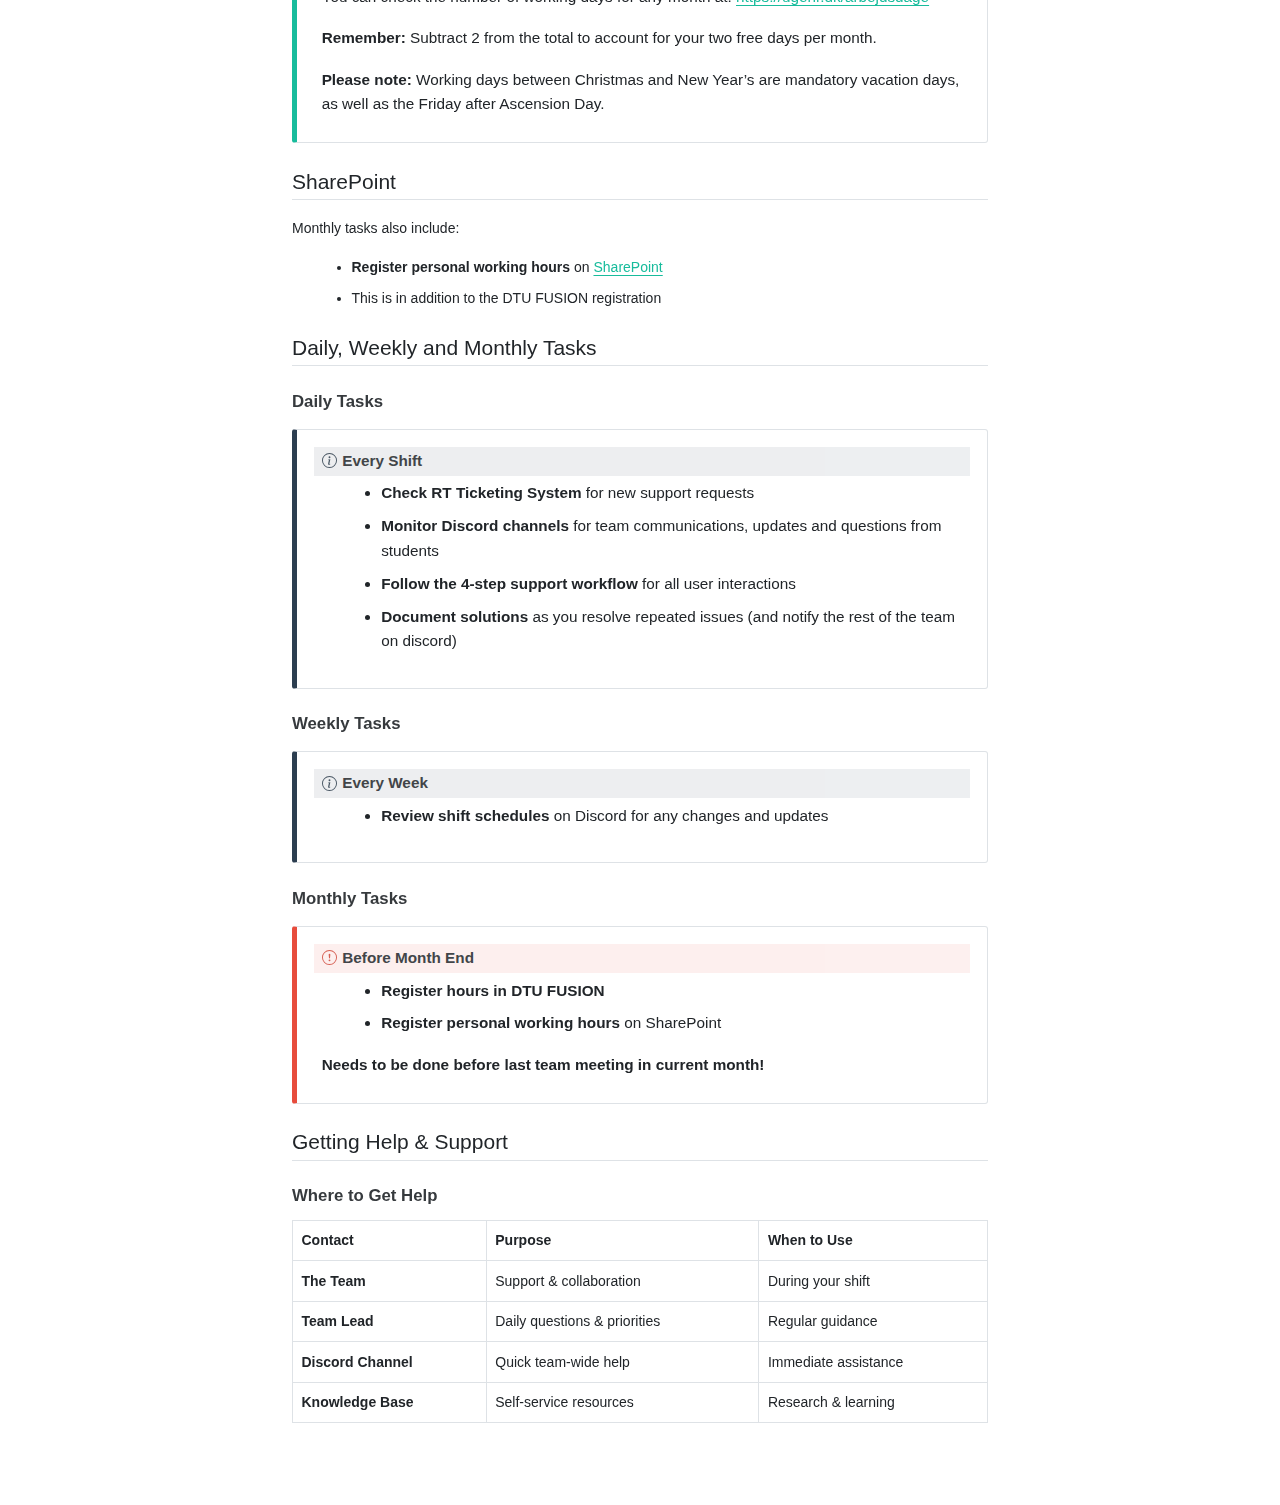
<file: quarto-onboarding/docs/contents/tools-practicals.html>
<!DOCTYPE html>
<html xmlns="http://www.w3.org/1999/xhtml" lang="en" xml:lang="en"><head>

<meta charset="utf-8">
<meta name="generator" content="quarto-1.6.39">

<meta name="viewport" content="width=device-width, initial-scale=1.0, user-scalable=yes">

<meta name="author" content="Python Support Team">
<meta name="dcterms.date" content="2025-07-11">

<title>Tools &amp; Practicals – Python Installation Support - Onboarding and Practicals</title>
<style>
code{white-space: pre-wrap;}
span.smallcaps{font-variant: small-caps;}
div.columns{display: flex; gap: min(4vw, 1.5em);}
div.column{flex: auto; overflow-x: auto;}
div.hanging-indent{margin-left: 1.5em; text-indent: -1.5em;}
ul.task-list{list-style: none;}
ul.task-list li input[type="checkbox"] {
  width: 0.8em;
  margin: 0 0.8em 0.2em -1em; /* quarto-specific, see https://github.com/quarto-dev/quarto-cli/issues/4556 */ 
  vertical-align: middle;
}
</style>


<script src="../site_libs/quarto-nav/quarto-nav.js"></script>
<script src="../site_libs/clipboard/clipboard.min.js"></script>
<script src="../site_libs/quarto-search/autocomplete.umd.js"></script>
<script src="../site_libs/quarto-search/fuse.min.js"></script>
<script src="../site_libs/quarto-search/quarto-search.js"></script>
<meta name="quarto:offset" content="../">
<script src="../site_libs/quarto-html/quarto.js"></script>
<script src="../site_libs/quarto-html/popper.min.js"></script>
<script src="../site_libs/quarto-html/tippy.umd.min.js"></script>
<script src="../site_libs/quarto-html/anchor.min.js"></script>
<link href="../site_libs/quarto-html/tippy.css" rel="stylesheet">
<link href="../site_libs/quarto-html/quarto-syntax-highlighting-e26003cea8cd680ca0c55a263523d882.css" rel="stylesheet" class="quarto-color-scheme" id="quarto-text-highlighting-styles">
<link href="../site_libs/quarto-html/quarto-syntax-highlighting-dark-d166b450ba5a8e9f7a0ab969bf6592c1.css" rel="prefetch" class="quarto-color-scheme quarto-color-alternate" id="quarto-text-highlighting-styles">
<script src="../site_libs/bootstrap/bootstrap.min.js"></script>
<link href="../site_libs/bootstrap/bootstrap-icons.css" rel="stylesheet">
<link href="../site_libs/bootstrap/bootstrap-d1b12f2568ecbe55642fee6aa00bd082.min.css" rel="stylesheet" append-hash="true" class="quarto-color-scheme" id="quarto-bootstrap" data-mode="light">
<link href="../site_libs/bootstrap/bootstrap-dark-b2511bcbb01c2159fd96a78deb42ffd9.min.css" rel="prefetch" append-hash="true" class="quarto-color-scheme quarto-color-alternate" id="quarto-bootstrap" data-mode="dark">
<script id="quarto-search-options" type="application/json">{
  "location": "navbar",
  "copy-button": false,
  "collapse-after": 3,
  "panel-placement": "end",
  "type": "overlay",
  "limit": 50,
  "keyboard-shortcut": [
    "f",
    "/",
    "s"
  ],
  "show-item-context": false,
  "language": {
    "search-no-results-text": "No results",
    "search-matching-documents-text": "matching documents",
    "search-copy-link-title": "Copy link to search",
    "search-hide-matches-text": "Hide additional matches",
    "search-more-match-text": "more match in this document",
    "search-more-matches-text": "more matches in this document",
    "search-clear-button-title": "Clear",
    "search-text-placeholder": "",
    "search-detached-cancel-button-title": "Cancel",
    "search-submit-button-title": "Submit",
    "search-label": "Search"
  }
}</script>
<style>html{ scroll-behavior: smooth; }</style>


<link rel="stylesheet" href="../styles.css">
</head>

<body class="floating nav-fixed">

<div id="quarto-search-results"></div>
  <header id="quarto-header" class="headroom fixed-top">
    <nav class="navbar navbar-expand-lg " data-bs-theme="dark">
      <div class="navbar-container container-fluid">
      <div class="navbar-brand-container mx-auto">
    <a class="navbar-brand" href="../index.html">
    <span class="navbar-title">Python Installation Support - Onboarding and Practicals</span>
    </a>
  </div>
            <div id="quarto-search" class="" title="Search"></div>
          <button class="navbar-toggler" type="button" data-bs-toggle="collapse" data-bs-target="#navbarCollapse" aria-controls="navbarCollapse" role="menu" aria-expanded="false" aria-label="Toggle navigation" onclick="if (window.quartoToggleHeadroom) { window.quartoToggleHeadroom(); }">
  <span class="navbar-toggler-icon"></span>
</button>
          <div class="collapse navbar-collapse" id="navbarCollapse">
            <ul class="navbar-nav navbar-nav-scroll me-auto">
  <li class="nav-item">
    <a class="nav-link" href="../index.html"> 
<span class="menu-text">Home</span></a>
  </li>  
  <li class="nav-item">
    <a class="nav-link" href="../contents/your-role.html"> 
<span class="menu-text">Your Role in the Team</span></a>
  </li>  
  <li class="nav-item">
    <a class="nav-link" href="../contents/introduction-process.html"> 
<span class="menu-text">Introduction Process</span></a>
  </li>  
  <li class="nav-item">
    <a class="nav-link active" href="../contents/tools-practicals.html" aria-current="page"> 
<span class="menu-text">Tools &amp; Practicals</span></a>
  </li>  
</ul>
          </div> <!-- /navcollapse -->
            <div class="quarto-navbar-tools">
  <a href="" class="quarto-color-scheme-toggle quarto-navigation-tool  px-1" onclick="window.quartoToggleColorScheme(); return false;" title="Toggle dark mode"><i class="bi"></i></a>
</div>
      </div> <!-- /container-fluid -->
    </nav>
</header>
<!-- content -->
<div id="quarto-content" class="quarto-container page-columns page-rows-contents page-layout-article page-navbar">
<!-- sidebar -->
  <nav id="quarto-sidebar" class="sidebar collapse collapse-horizontal quarto-sidebar-collapse-item sidebar-navigation floating overflow-auto">
    <nav id="TOC" role="doc-toc" class="toc-active">
    <h2 id="toc-title">On this page</h2>
   
  <ul>
  <li><a href="#primary-tools" id="toc-primary-tools" class="nav-link active" data-scroll-target="#primary-tools">Primary Tools</a></li>
  <li><a href="#registering-working-hours" id="toc-registering-working-hours" class="nav-link" data-scroll-target="#registering-working-hours">Registering Working Hours</a></li>
  <li><a href="#dtu-fusion" id="toc-dtu-fusion" class="nav-link" data-scroll-target="#dtu-fusion">DTU FUSION</a>
  <ul class="collapse">
  <li><a href="#how-to-register-your-hours" id="toc-how-to-register-your-hours" class="nav-link" data-scroll-target="#how-to-register-your-hours">How to Register Your Hours</a></li>
  <li><a href="#getting-help-with-fusion" id="toc-getting-help-with-fusion" class="nav-link" data-scroll-target="#getting-help-with-fusion">Getting Help with FUSION</a></li>
  </ul></li>
  <li><a href="#sharepoint" id="toc-sharepoint" class="nav-link" data-scroll-target="#sharepoint">SharePoint</a></li>
  <li><a href="#daily-weekly-and-monthly-tasks" id="toc-daily-weekly-and-monthly-tasks" class="nav-link" data-scroll-target="#daily-weekly-and-monthly-tasks">Daily, Weekly and Monthly Tasks</a>
  <ul class="collapse">
  <li><a href="#daily-tasks" id="toc-daily-tasks" class="nav-link" data-scroll-target="#daily-tasks">Daily Tasks</a></li>
  <li><a href="#weekly-tasks" id="toc-weekly-tasks" class="nav-link" data-scroll-target="#weekly-tasks">Weekly Tasks</a></li>
  <li><a href="#monthly-tasks" id="toc-monthly-tasks" class="nav-link" data-scroll-target="#monthly-tasks">Monthly Tasks</a></li>
  </ul></li>
  <li><a href="#getting-help-support" id="toc-getting-help-support" class="nav-link" data-scroll-target="#getting-help-support">Getting Help &amp; Support</a>
  <ul class="collapse">
  <li><a href="#where-to-get-help" id="toc-where-to-get-help" class="nav-link" data-scroll-target="#where-to-get-help">Where to Get Help</a></li>
  </ul></li>
  </ul>
<div class="quarto-alternate-formats"><h2>Other Formats</h2><ul><li><a href="tools-practicals.pdf"><i class="bi bi-file-pdf"></i>PDF</a></li></ul></div></nav>
</nav>
<div id="quarto-sidebar-glass" class="quarto-sidebar-collapse-item" data-bs-toggle="collapse" data-bs-target=".quarto-sidebar-collapse-item"></div>
<!-- margin-sidebar -->
    <div id="quarto-margin-sidebar" class="sidebar margin-sidebar zindex-bottom">
    </div>
<!-- main -->
<main class="content" id="quarto-document-content">

<header id="title-block-header" class="quarto-title-block default">
<div class="quarto-title">
<h1 class="title">Tools &amp; Practicals</h1>
</div>



<div class="quarto-title-meta">

    <div>
    <div class="quarto-title-meta-heading">Author</div>
    <div class="quarto-title-meta-contents">
             <p>Python Support Team </p>
          </div>
  </div>
    
    <div>
    <div class="quarto-title-meta-heading">Published</div>
    <div class="quarto-title-meta-contents">
      <p class="date">July 11, 2025</p>
    </div>
  </div>
  
    
  </div>
  


</header>


<section id="primary-tools" class="level2">
<h2 class="anchored" data-anchor-id="primary-tools">Primary Tools</h2>
<table class="caption-top table">
<thead>
<tr class="header">
<th>Tool</th>
<th>Purpose</th>
<th>Access</th>
</tr>
</thead>
<tbody>
<tr class="odd">
<td><strong>RT Ticketing</strong></td>
<td>Ticket management</td>
<td><a href="https://pythonsupport-rt.dtu.dk/rt/" target="_blank">RT System</a></td>
</tr>
<tr class="even">
<td><strong>Discord</strong></td>
<td>Internal communication</td>
<td><a href="https://discord.gg/CSp6xS22" target="_blank">Discord Server</a></td>
</tr>
<tr class="odd">
<td><strong>Support Website</strong></td>
<td>Main support portal</td>
<td><a href="https://pythonsupport.dtu.dk/" target="_blank">Support Website</a></td>
</tr>
<tr class="even">
<td><strong>Website GitHub</strong></td>
<td>Documentation</td>
<td><a href="https://github.com/dtudk/pythonsupport-page/" target="_blank">GitHub Repository</a></td>
</tr>
<tr class="odd">
<td><strong>Scripts GitHub</strong></td>
<td>Scripts for auto installation ect.</td>
<td><a href="https://github.com/dtudk/pythonsupport-scripts/" target="_blank">GitHub Repository</a></td>
</tr>
<tr class="even">
<td><strong>Teams/SharePoint</strong></td>
<td>Documents &amp; Personal hour registration</td>
<td><a href="https://dtudk.sharepoint.com/:f:/r/sites/PythonInstallationSupport/Delte%20dokumenter/Students%20documents?csf=1&amp;web=1&amp;e=eEhaCK" target="_blank">Students documents</a></td>
</tr>
<tr class="odd">
<td><strong>Course Reference</strong></td>
<td>Programming materials</td>
<td><a href="https://02002.compute.dtu.dk/" target="_blank">Course Materials</a></td>
</tr>
<tr class="even">
<td><strong>DTU FUSION</strong></td>
<td>Time registration system</td>
<td><a href="https://www.fusion.dtu.dk" target="_blank">DTU FUSION</a></td>
</tr>
</tbody>
</table>
</section>
<section id="registering-working-hours" class="level2">
<h2 class="anchored" data-anchor-id="registering-working-hours">Registering Working Hours</h2>
<p>To simplify the process, we have provided two options for registering hours: the official method, via Fusion, and the unofficial method, via an Excel sheet on Teams (Student Documents). In the Excel sheet, the actual hours are recorded, ensuring that the semester’s total number of hours balances when the semester is over.</p>
</section>
<section id="dtu-fusion" class="level2">
<h2 class="anchored" data-anchor-id="dtu-fusion">DTU FUSION</h2>
<div class="callout callout-style-default callout-tip callout-titled">
<div class="callout-header d-flex align-content-center">
<div class="callout-icon-container">
<i class="callout-icon"></i>
</div>
<div class="callout-title-container flex-fill">
About DTU FUSION
</div>
</div>
<div class="callout-body-container callout-body">
<p>DTU FUSION serves as the central time tracking platform for all workers at the university. This system is mandatory for recording work hours and ensures compliance with labor regulations.</p>
</div>
</div>
<section id="how-to-register-your-hours" class="level3">
<h3 class="anchored" data-anchor-id="how-to-register-your-hours">How to Register Your Hours</h3>
<p>Follow these steps to record your working hours in FUSION:</p>
<ol type="1">
<li><strong>Log into FUSION</strong>
<ul>
<li>Navigate to: <a href="https://https://www.fusion.dtu.dk" class="uri">https://https://www.fusion.dtu.dk</a></li>
</ul></li>
<li><strong>Access Time Sheet</strong>
<ul>
<li>Go to <strong>‘Time and Absence’</strong> to edit your current time sheet</li>
</ul>
<div class="quarto-figure quarto-figure-center">
<figure class="figure">
<p><img src="fusion_steps/step1.png" class="img-fluid figure-img"></p>
<figcaption>Step 2: Access time Sheet</figcaption>
</figure>
</div></li>
<li><strong>Register Working Hours</strong>
<ul>
<li>Pick a day to register your total working hours for the month</li>
<li>Calculate total hours: Number of working days × 1.8 hours (for normal contracts) or 2.0 hours (exchange students)</li>
</ul>
<div class="quarto-figure quarto-figure-center">
<figure class="figure">
<p><img src="fusion_steps/step2.png" class="img-fluid figure-img"></p>
<figcaption>Step 3.1: Add Entry</figcaption>
</figure>
</div>
<div class="quarto-figure quarto-figure-center">
<figure class="figure">
<p><img src="fusion_steps/step3.png" class="img-fluid figure-img"></p>
<figcaption>Step 3.2: Register Hours</figcaption>
</figure>
</div></li>
<li><strong>Register Free Days</strong>
<ul>
<li>Register two free days with 1.8 hours each (or 2.0 hours for exchange students): Chose absence under <em>Task</em>)</li>
</ul></li>
<li><strong>Submit Timesheet</strong>
<ul>
<li>Review and submit your completed timesheet</li>
</ul>
<div class="quarto-figure quarto-figure-center">
<figure class="figure">
<p><img src="fusion_steps/step4.png" class="img-fluid figure-img"></p>
<figcaption>Step 4: Submit Timesheet</figcaption>
</figure>
</div></li>
</ol>
</section>
<section id="getting-help-with-fusion" class="level3">
<h3 class="anchored" data-anchor-id="getting-help-with-fusion">Getting Help with FUSION</h3>
<p>If you need assistance with FUSION, contact: - Your colleagues during shifts - Your direct supervisor - HR support for technical issues</p>
<div class="callout callout-style-default callout-important callout-titled">
<div class="callout-header d-flex align-content-center">
<div class="callout-icon-container">
<i class="callout-icon"></i>
</div>
<div class="callout-title-container flex-fill">
IMPORTANT: Monthly Deadline
</div>
</div>
<div class="callout-body-container callout-body">
<p>You must register your hours before the end of the month. Otherwise you will get a warning from HR requiring you to do it.</p>
</div>
</div>
<div class="callout callout-style-default callout-tip callout-titled">
<div class="callout-header d-flex align-content-center">
<div class="callout-icon-container">
<i class="callout-icon"></i>
</div>
<div class="callout-title-container flex-fill">
Quick Reference
</div>
</div>
<div class="callout-body-container callout-body">
<p>You can check the number of working days for any month at: <a href="https://ugenr.dk/arbejdsdage" class="uri">https://ugenr.dk/arbejdsdage</a></p>
<p><strong>Remember:</strong> Subtract 2 from the total to account for your two free days per month.</p>
<p><strong>Please note:</strong> Working days between Christmas and New Year’s are mandatory vacation days, as well as the Friday after Ascension Day.</p>
</div>
</div>
</section>
</section>
<section id="sharepoint" class="level2">
<h2 class="anchored" data-anchor-id="sharepoint">SharePoint</h2>
<p>Monthly tasks also include:</p>
<ul>
<li><strong>Register personal working hours</strong> on <a href="https://dtudk.sharepoint.com/:f:/r/sites/PythonInstallationSupport/Delte%20dokumenter/Students%20documents?csf=1&amp;web=1&amp;e=eEhaCK" target="_blank">SharePoint</a></li>
<li>This is in addition to the DTU FUSION registration</li>
</ul>
</section>
<section id="daily-weekly-and-monthly-tasks" class="level2">
<h2 class="anchored" data-anchor-id="daily-weekly-and-monthly-tasks">Daily, Weekly and Monthly Tasks</h2>
<section id="daily-tasks" class="level3">
<h3 class="anchored" data-anchor-id="daily-tasks">Daily Tasks</h3>
<div class="callout callout-style-default callout-note callout-titled">
<div class="callout-header d-flex align-content-center">
<div class="callout-icon-container">
<i class="callout-icon"></i>
</div>
<div class="callout-title-container flex-fill">
Every Shift
</div>
</div>
<div class="callout-body-container callout-body">
<ul>
<li><strong>Check RT Ticketing System</strong> for new support requests</li>
<li><strong>Monitor Discord channels</strong> for team communications, updates and questions from students</li>
<li><strong>Follow the 4-step support workflow</strong> for all user interactions</li>
<li><strong>Document solutions</strong> as you resolve repeated issues (and notify the rest of the team on discord)</li>
</ul>
</div>
</div>
</section>
<section id="weekly-tasks" class="level3">
<h3 class="anchored" data-anchor-id="weekly-tasks">Weekly Tasks</h3>
<div class="callout callout-style-default callout-note callout-titled">
<div class="callout-header d-flex align-content-center">
<div class="callout-icon-container">
<i class="callout-icon"></i>
</div>
<div class="callout-title-container flex-fill">
Every Week
</div>
</div>
<div class="callout-body-container callout-body">
<ul>
<li><strong>Review shift schedules</strong> on Discord for any changes and updates</li>
</ul>
</div>
</div>
</section>
<section id="monthly-tasks" class="level3">
<h3 class="anchored" data-anchor-id="monthly-tasks">Monthly Tasks</h3>
<div class="callout callout-style-default callout-important callout-titled">
<div class="callout-header d-flex align-content-center">
<div class="callout-icon-container">
<i class="callout-icon"></i>
</div>
<div class="callout-title-container flex-fill">
Before Month End
</div>
</div>
<div class="callout-body-container callout-body">
<ul>
<li><strong>Register hours in DTU FUSION</strong></li>
<li><strong>Register personal working hours</strong> on SharePoint</li>
</ul>
<p><strong>Needs to be done before last team meeting in current month!</strong></p>
</div>
</div>
</section>
</section>
<section id="getting-help-support" class="level2">
<h2 class="anchored" data-anchor-id="getting-help-support">Getting Help &amp; Support</h2>
<section id="where-to-get-help" class="level3">
<h3 class="anchored" data-anchor-id="where-to-get-help">Where to Get Help</h3>
<table class="caption-top table">
<thead>
<tr class="header">
<th>Contact</th>
<th>Purpose</th>
<th>When to Use</th>
</tr>
</thead>
<tbody>
<tr class="odd">
<td><strong>The Team</strong></td>
<td>Support &amp; collaboration</td>
<td>During your shift</td>
</tr>
<tr class="even">
<td><strong>Team Lead</strong></td>
<td>Daily questions &amp; priorities</td>
<td>Regular guidance</td>
</tr>
<tr class="odd">
<td><strong>Discord Channel</strong></td>
<td>Quick team-wide help</td>
<td>Immediate assistance</td>
</tr>
<tr class="even">
<td><strong>Knowledge Base</strong></td>
<td>Self-service resources</td>
<td>Research &amp; learning</td>
</tr>
</tbody>
</table>


</section>
</section>

</main> <!-- /main -->
<script id="quarto-html-after-body" type="application/javascript">
window.document.addEventListener("DOMContentLoaded", function (event) {
  const toggleBodyColorMode = (bsSheetEl) => {
    const mode = bsSheetEl.getAttribute("data-mode");
    const bodyEl = window.document.querySelector("body");
    if (mode === "dark") {
      bodyEl.classList.add("quarto-dark");
      bodyEl.classList.remove("quarto-light");
    } else {
      bodyEl.classList.add("quarto-light");
      bodyEl.classList.remove("quarto-dark");
    }
  }
  const toggleBodyColorPrimary = () => {
    const bsSheetEl = window.document.querySelector("link#quarto-bootstrap");
    if (bsSheetEl) {
      toggleBodyColorMode(bsSheetEl);
    }
  }
  toggleBodyColorPrimary();  
  const disableStylesheet = (stylesheets) => {
    for (let i=0; i < stylesheets.length; i++) {
      const stylesheet = stylesheets[i];
      stylesheet.rel = 'prefetch';
    }
  }
  const enableStylesheet = (stylesheets) => {
    for (let i=0; i < stylesheets.length; i++) {
      const stylesheet = stylesheets[i];
      stylesheet.rel = 'stylesheet';
    }
  }
  const manageTransitions = (selector, allowTransitions) => {
    const els = window.document.querySelectorAll(selector);
    for (let i=0; i < els.length; i++) {
      const el = els[i];
      if (allowTransitions) {
        el.classList.remove('notransition');
      } else {
        el.classList.add('notransition');
      }
    }
  }
  const toggleGiscusIfUsed = (isAlternate, darkModeDefault) => {
    const baseTheme = document.querySelector('#giscus-base-theme')?.value ?? 'light';
    const alternateTheme = document.querySelector('#giscus-alt-theme')?.value ?? 'dark';
    let newTheme = '';
    if(darkModeDefault) {
      newTheme = isAlternate ? baseTheme : alternateTheme;
    } else {
      newTheme = isAlternate ? alternateTheme : baseTheme;
    }
    const changeGiscusTheme = () => {
      // From: https://github.com/giscus/giscus/issues/336
      const sendMessage = (message) => {
        const iframe = document.querySelector('iframe.giscus-frame');
        if (!iframe) return;
        iframe.contentWindow.postMessage({ giscus: message }, 'https://giscus.app');
      }
      sendMessage({
        setConfig: {
          theme: newTheme
        }
      });
    }
    const isGiscussLoaded = window.document.querySelector('iframe.giscus-frame') !== null;
    if (isGiscussLoaded) {
      changeGiscusTheme();
    }
  }
  const toggleColorMode = (alternate) => {
    // Switch the stylesheets
    const alternateStylesheets = window.document.querySelectorAll('link.quarto-color-scheme.quarto-color-alternate');
    manageTransitions('#quarto-margin-sidebar .nav-link', false);
    if (alternate) {
      enableStylesheet(alternateStylesheets);
      for (const sheetNode of alternateStylesheets) {
        if (sheetNode.id === "quarto-bootstrap") {
          toggleBodyColorMode(sheetNode);
        }
      }
    } else {
      disableStylesheet(alternateStylesheets);
      toggleBodyColorPrimary();
    }
    manageTransitions('#quarto-margin-sidebar .nav-link', true);
    // Switch the toggles
    const toggles = window.document.querySelectorAll('.quarto-color-scheme-toggle');
    for (let i=0; i < toggles.length; i++) {
      const toggle = toggles[i];
      if (toggle) {
        if (alternate) {
          toggle.classList.add("alternate");     
        } else {
          toggle.classList.remove("alternate");
        }
      }
    }
    // Hack to workaround the fact that safari doesn't
    // properly recolor the scrollbar when toggling (#1455)
    if (navigator.userAgent.indexOf('Safari') > 0 && navigator.userAgent.indexOf('Chrome') == -1) {
      manageTransitions("body", false);
      window.scrollTo(0, 1);
      setTimeout(() => {
        window.scrollTo(0, 0);
        manageTransitions("body", true);
      }, 40);  
    }
  }
  const isFileUrl = () => { 
    return window.location.protocol === 'file:';
  }
  const hasAlternateSentinel = () => {  
    let styleSentinel = getColorSchemeSentinel();
    if (styleSentinel !== null) {
      return styleSentinel === "alternate";
    } else {
      return false;
    }
  }
  const setStyleSentinel = (alternate) => {
    const value = alternate ? "alternate" : "default";
    if (!isFileUrl()) {
      window.localStorage.setItem("quarto-color-scheme", value);
    } else {
      localAlternateSentinel = value;
    }
  }
  const getColorSchemeSentinel = () => {
    if (!isFileUrl()) {
      const storageValue = window.localStorage.getItem("quarto-color-scheme");
      return storageValue != null ? storageValue : localAlternateSentinel;
    } else {
      return localAlternateSentinel;
    }
  }
  const darkModeDefault = false;
  let localAlternateSentinel = darkModeDefault ? 'alternate' : 'default';
  // Dark / light mode switch
  window.quartoToggleColorScheme = () => {
    // Read the current dark / light value 
    let toAlternate = !hasAlternateSentinel();
    toggleColorMode(toAlternate);
    setStyleSentinel(toAlternate);
    toggleGiscusIfUsed(toAlternate, darkModeDefault);
  };
  // Ensure there is a toggle, if there isn't float one in the top right
  if (window.document.querySelector('.quarto-color-scheme-toggle') === null) {
    const a = window.document.createElement('a');
    a.classList.add('top-right');
    a.classList.add('quarto-color-scheme-toggle');
    a.href = "";
    a.onclick = function() { try { window.quartoToggleColorScheme(); } catch {} return false; };
    const i = window.document.createElement("i");
    i.classList.add('bi');
    a.appendChild(i);
    window.document.body.appendChild(a);
  }
  // Switch to dark mode if need be
  if (hasAlternateSentinel()) {
    toggleColorMode(true);
  } else {
    toggleColorMode(false);
  }
  const icon = "";
  const anchorJS = new window.AnchorJS();
  anchorJS.options = {
    placement: 'right',
    icon: icon
  };
  anchorJS.add('.anchored');
  const isCodeAnnotation = (el) => {
    for (const clz of el.classList) {
      if (clz.startsWith('code-annotation-')) {                     
        return true;
      }
    }
    return false;
  }
  const onCopySuccess = function(e) {
    // button target
    const button = e.trigger;
    // don't keep focus
    button.blur();
    // flash "checked"
    button.classList.add('code-copy-button-checked');
    var currentTitle = button.getAttribute("title");
    button.setAttribute("title", "Copied!");
    let tooltip;
    if (window.bootstrap) {
      button.setAttribute("data-bs-toggle", "tooltip");
      button.setAttribute("data-bs-placement", "left");
      button.setAttribute("data-bs-title", "Copied!");
      tooltip = new bootstrap.Tooltip(button, 
        { trigger: "manual", 
          customClass: "code-copy-button-tooltip",
          offset: [0, -8]});
      tooltip.show();    
    }
    setTimeout(function() {
      if (tooltip) {
        tooltip.hide();
        button.removeAttribute("data-bs-title");
        button.removeAttribute("data-bs-toggle");
        button.removeAttribute("data-bs-placement");
      }
      button.setAttribute("title", currentTitle);
      button.classList.remove('code-copy-button-checked');
    }, 1000);
    // clear code selection
    e.clearSelection();
  }
  const getTextToCopy = function(trigger) {
      const codeEl = trigger.previousElementSibling.cloneNode(true);
      for (const childEl of codeEl.children) {
        if (isCodeAnnotation(childEl)) {
          childEl.remove();
        }
      }
      return codeEl.innerText;
  }
  const clipboard = new window.ClipboardJS('.code-copy-button:not([data-in-quarto-modal])', {
    text: getTextToCopy
  });
  clipboard.on('success', onCopySuccess);
  if (window.document.getElementById('quarto-embedded-source-code-modal')) {
    const clipboardModal = new window.ClipboardJS('.code-copy-button[data-in-quarto-modal]', {
      text: getTextToCopy,
      container: window.document.getElementById('quarto-embedded-source-code-modal')
    });
    clipboardModal.on('success', onCopySuccess);
  }
    var localhostRegex = new RegExp(/^(?:http|https):\/\/localhost\:?[0-9]*\//);
    var mailtoRegex = new RegExp(/^mailto:/);
      var filterRegex = new RegExp('/' + window.location.host + '/');
    var isInternal = (href) => {
        return filterRegex.test(href) || localhostRegex.test(href) || mailtoRegex.test(href);
    }
    // Inspect non-navigation links and adorn them if external
 	var links = window.document.querySelectorAll('a[href]:not(.nav-link):not(.navbar-brand):not(.toc-action):not(.sidebar-link):not(.sidebar-item-toggle):not(.pagination-link):not(.no-external):not([aria-hidden]):not(.dropdown-item):not(.quarto-navigation-tool):not(.about-link)');
    for (var i=0; i<links.length; i++) {
      const link = links[i];
      if (!isInternal(link.href)) {
        // undo the damage that might have been done by quarto-nav.js in the case of
        // links that we want to consider external
        if (link.dataset.originalHref !== undefined) {
          link.href = link.dataset.originalHref;
        }
      }
    }
  function tippyHover(el, contentFn, onTriggerFn, onUntriggerFn) {
    const config = {
      allowHTML: true,
      maxWidth: 500,
      delay: 100,
      arrow: false,
      appendTo: function(el) {
          return el.parentElement;
      },
      interactive: true,
      interactiveBorder: 10,
      theme: 'quarto',
      placement: 'bottom-start',
    };
    if (contentFn) {
      config.content = contentFn;
    }
    if (onTriggerFn) {
      config.onTrigger = onTriggerFn;
    }
    if (onUntriggerFn) {
      config.onUntrigger = onUntriggerFn;
    }
    window.tippy(el, config); 
  }
  const noterefs = window.document.querySelectorAll('a[role="doc-noteref"]');
  for (var i=0; i<noterefs.length; i++) {
    const ref = noterefs[i];
    tippyHover(ref, function() {
      // use id or data attribute instead here
      let href = ref.getAttribute('data-footnote-href') || ref.getAttribute('href');
      try { href = new URL(href).hash; } catch {}
      const id = href.replace(/^#\/?/, "");
      const note = window.document.getElementById(id);
      if (note) {
        return note.innerHTML;
      } else {
        return "";
      }
    });
  }
  const xrefs = window.document.querySelectorAll('a.quarto-xref');
  const processXRef = (id, note) => {
    // Strip column container classes
    const stripColumnClz = (el) => {
      el.classList.remove("page-full", "page-columns");
      if (el.children) {
        for (const child of el.children) {
          stripColumnClz(child);
        }
      }
    }
    stripColumnClz(note)
    if (id === null || id.startsWith('sec-')) {
      // Special case sections, only their first couple elements
      const container = document.createElement("div");
      if (note.children && note.children.length > 2) {
        container.appendChild(note.children[0].cloneNode(true));
        for (let i = 1; i < note.children.length; i++) {
          const child = note.children[i];
          if (child.tagName === "P" && child.innerText === "") {
            continue;
          } else {
            container.appendChild(child.cloneNode(true));
            break;
          }
        }
        if (window.Quarto?.typesetMath) {
          window.Quarto.typesetMath(container);
        }
        return container.innerHTML
      } else {
        if (window.Quarto?.typesetMath) {
          window.Quarto.typesetMath(note);
        }
        return note.innerHTML;
      }
    } else {
      // Remove any anchor links if they are present
      const anchorLink = note.querySelector('a.anchorjs-link');
      if (anchorLink) {
        anchorLink.remove();
      }
      if (window.Quarto?.typesetMath) {
        window.Quarto.typesetMath(note);
      }
      if (note.classList.contains("callout")) {
        return note.outerHTML;
      } else {
        return note.innerHTML;
      }
    }
  }
  for (var i=0; i<xrefs.length; i++) {
    const xref = xrefs[i];
    tippyHover(xref, undefined, function(instance) {
      instance.disable();
      let url = xref.getAttribute('href');
      let hash = undefined; 
      if (url.startsWith('#')) {
        hash = url;
      } else {
        try { hash = new URL(url).hash; } catch {}
      }
      if (hash) {
        const id = hash.replace(/^#\/?/, "");
        const note = window.document.getElementById(id);
        if (note !== null) {
          try {
            const html = processXRef(id, note.cloneNode(true));
            instance.setContent(html);
          } finally {
            instance.enable();
            instance.show();
          }
        } else {
          // See if we can fetch this
          fetch(url.split('#')[0])
          .then(res => res.text())
          .then(html => {
            const parser = new DOMParser();
            const htmlDoc = parser.parseFromString(html, "text/html");
            const note = htmlDoc.getElementById(id);
            if (note !== null) {
              const html = processXRef(id, note);
              instance.setContent(html);
            } 
          }).finally(() => {
            instance.enable();
            instance.show();
          });
        }
      } else {
        // See if we can fetch a full url (with no hash to target)
        // This is a special case and we should probably do some content thinning / targeting
        fetch(url)
        .then(res => res.text())
        .then(html => {
          const parser = new DOMParser();
          const htmlDoc = parser.parseFromString(html, "text/html");
          const note = htmlDoc.querySelector('main.content');
          if (note !== null) {
            // This should only happen for chapter cross references
            // (since there is no id in the URL)
            // remove the first header
            if (note.children.length > 0 && note.children[0].tagName === "HEADER") {
              note.children[0].remove();
            }
            const html = processXRef(null, note);
            instance.setContent(html);
          } 
        }).finally(() => {
          instance.enable();
          instance.show();
        });
      }
    }, function(instance) {
    });
  }
      let selectedAnnoteEl;
      const selectorForAnnotation = ( cell, annotation) => {
        let cellAttr = 'data-code-cell="' + cell + '"';
        let lineAttr = 'data-code-annotation="' +  annotation + '"';
        const selector = 'span[' + cellAttr + '][' + lineAttr + ']';
        return selector;
      }
      const selectCodeLines = (annoteEl) => {
        const doc = window.document;
        const targetCell = annoteEl.getAttribute("data-target-cell");
        const targetAnnotation = annoteEl.getAttribute("data-target-annotation");
        const annoteSpan = window.document.querySelector(selectorForAnnotation(targetCell, targetAnnotation));
        const lines = annoteSpan.getAttribute("data-code-lines").split(",");
        const lineIds = lines.map((line) => {
          return targetCell + "-" + line;
        })
        let top = null;
        let height = null;
        let parent = null;
        if (lineIds.length > 0) {
            //compute the position of the single el (top and bottom and make a div)
            const el = window.document.getElementById(lineIds[0]);
            top = el.offsetTop;
            height = el.offsetHeight;
            parent = el.parentElement.parentElement;
          if (lineIds.length > 1) {
            const lastEl = window.document.getElementById(lineIds[lineIds.length - 1]);
            const bottom = lastEl.offsetTop + lastEl.offsetHeight;
            height = bottom - top;
          }
          if (top !== null && height !== null && parent !== null) {
            // cook up a div (if necessary) and position it 
            let div = window.document.getElementById("code-annotation-line-highlight");
            if (div === null) {
              div = window.document.createElement("div");
              div.setAttribute("id", "code-annotation-line-highlight");
              div.style.position = 'absolute';
              parent.appendChild(div);
            }
            div.style.top = top - 2 + "px";
            div.style.height = height + 4 + "px";
            div.style.left = 0;
            let gutterDiv = window.document.getElementById("code-annotation-line-highlight-gutter");
            if (gutterDiv === null) {
              gutterDiv = window.document.createElement("div");
              gutterDiv.setAttribute("id", "code-annotation-line-highlight-gutter");
              gutterDiv.style.position = 'absolute';
              const codeCell = window.document.getElementById(targetCell);
              const gutter = codeCell.querySelector('.code-annotation-gutter');
              gutter.appendChild(gutterDiv);
            }
            gutterDiv.style.top = top - 2 + "px";
            gutterDiv.style.height = height + 4 + "px";
          }
          selectedAnnoteEl = annoteEl;
        }
      };
      const unselectCodeLines = () => {
        const elementsIds = ["code-annotation-line-highlight", "code-annotation-line-highlight-gutter"];
        elementsIds.forEach((elId) => {
          const div = window.document.getElementById(elId);
          if (div) {
            div.remove();
          }
        });
        selectedAnnoteEl = undefined;
      };
        // Handle positioning of the toggle
    window.addEventListener(
      "resize",
      throttle(() => {
        elRect = undefined;
        if (selectedAnnoteEl) {
          selectCodeLines(selectedAnnoteEl);
        }
      }, 10)
    );
    function throttle(fn, ms) {
    let throttle = false;
    let timer;
      return (...args) => {
        if(!throttle) { // first call gets through
            fn.apply(this, args);
            throttle = true;
        } else { // all the others get throttled
            if(timer) clearTimeout(timer); // cancel #2
            timer = setTimeout(() => {
              fn.apply(this, args);
              timer = throttle = false;
            }, ms);
        }
      };
    }
      // Attach click handler to the DT
      const annoteDls = window.document.querySelectorAll('dt[data-target-cell]');
      for (const annoteDlNode of annoteDls) {
        annoteDlNode.addEventListener('click', (event) => {
          const clickedEl = event.target;
          if (clickedEl !== selectedAnnoteEl) {
            unselectCodeLines();
            const activeEl = window.document.querySelector('dt[data-target-cell].code-annotation-active');
            if (activeEl) {
              activeEl.classList.remove('code-annotation-active');
            }
            selectCodeLines(clickedEl);
            clickedEl.classList.add('code-annotation-active');
          } else {
            // Unselect the line
            unselectCodeLines();
            clickedEl.classList.remove('code-annotation-active');
          }
        });
      }
  const findCites = (el) => {
    const parentEl = el.parentElement;
    if (parentEl) {
      const cites = parentEl.dataset.cites;
      if (cites) {
        return {
          el,
          cites: cites.split(' ')
        };
      } else {
        return findCites(el.parentElement)
      }
    } else {
      return undefined;
    }
  };
  var bibliorefs = window.document.querySelectorAll('a[role="doc-biblioref"]');
  for (var i=0; i<bibliorefs.length; i++) {
    const ref = bibliorefs[i];
    const citeInfo = findCites(ref);
    if (citeInfo) {
      tippyHover(citeInfo.el, function() {
        var popup = window.document.createElement('div');
        citeInfo.cites.forEach(function(cite) {
          var citeDiv = window.document.createElement('div');
          citeDiv.classList.add('hanging-indent');
          citeDiv.classList.add('csl-entry');
          var biblioDiv = window.document.getElementById('ref-' + cite);
          if (biblioDiv) {
            citeDiv.innerHTML = biblioDiv.innerHTML;
          }
          popup.appendChild(citeDiv);
        });
        return popup.innerHTML;
      });
    }
  }
});
</script>
</div> <!-- /content -->




<script src="../site_libs/quarto-html/zenscroll-min.js"></script>
</body></html>
</file>
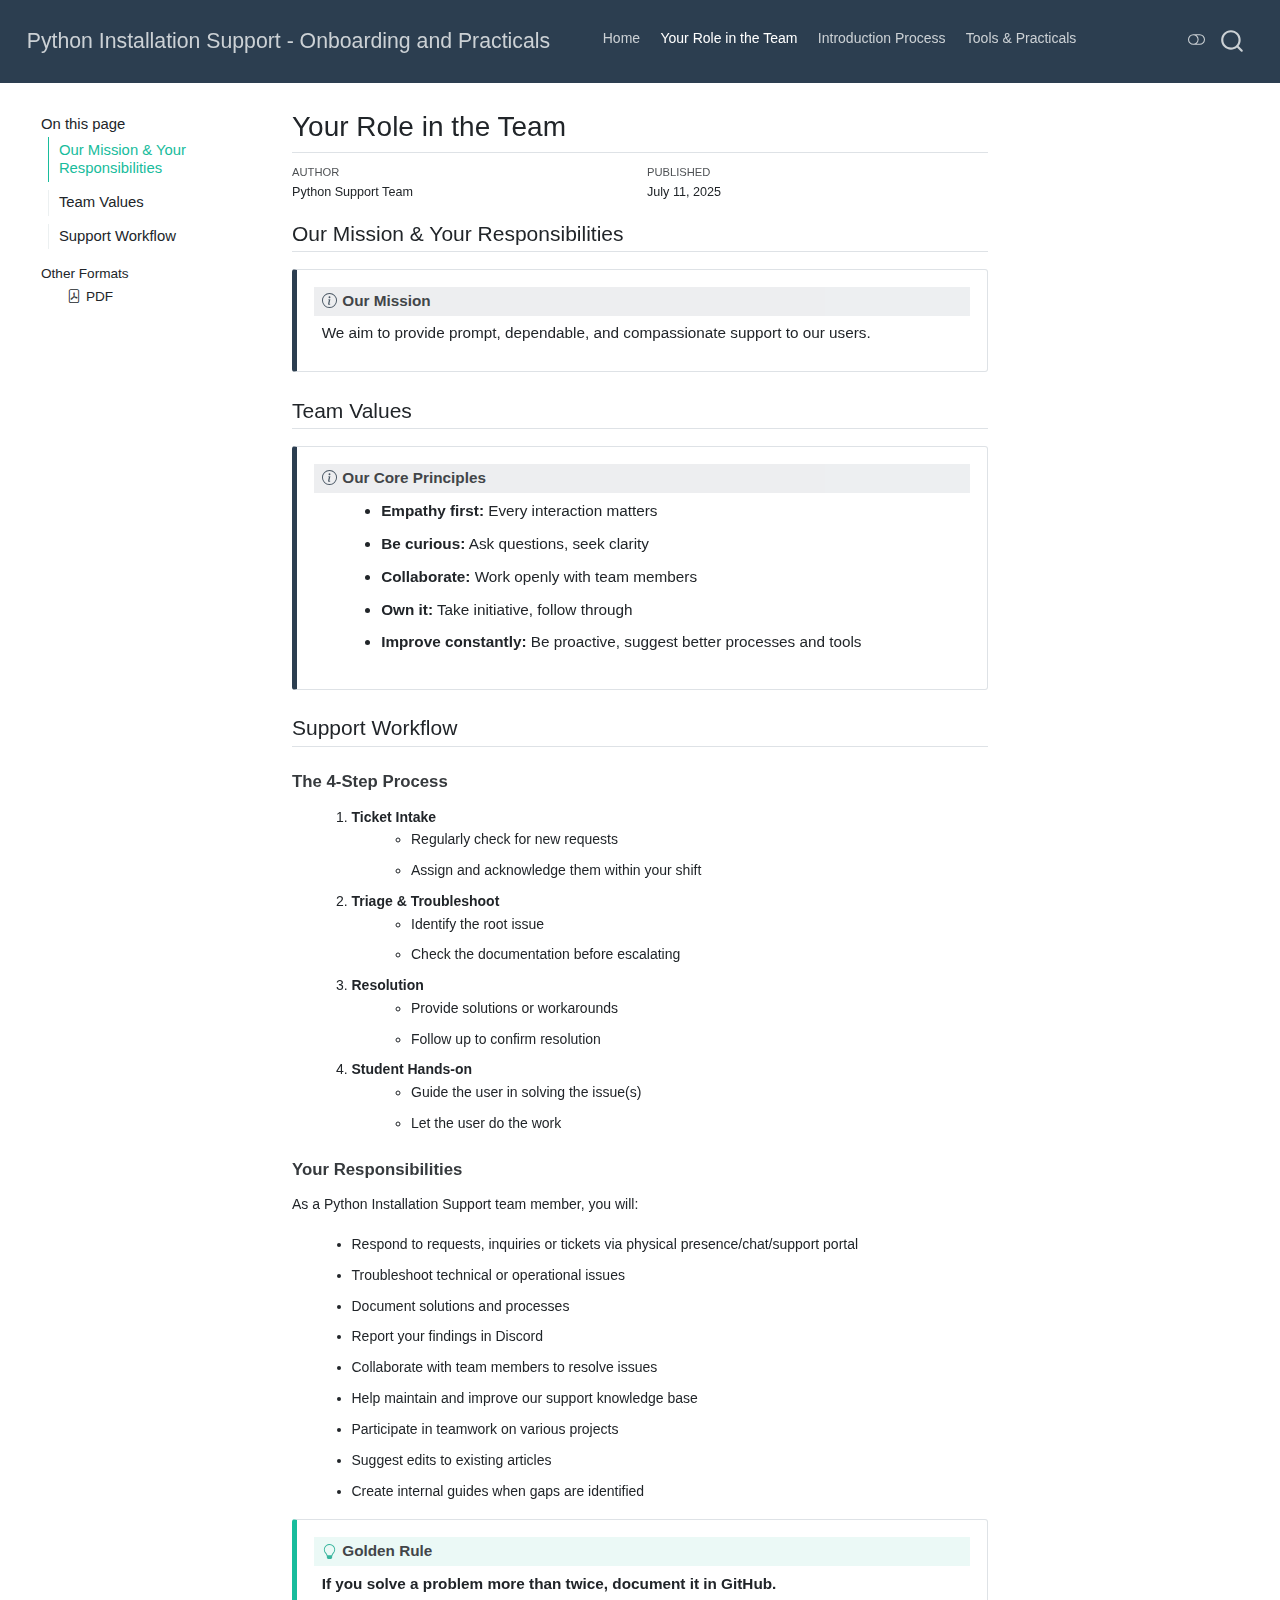
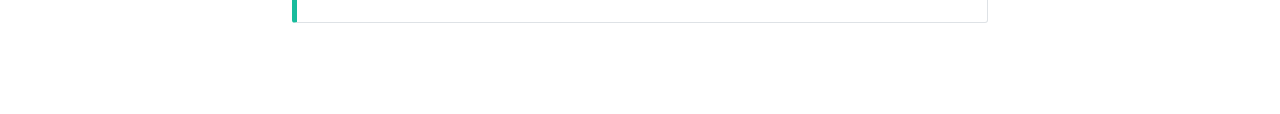
<file: quarto-onboarding/docs/contents/your-role.html>
<!DOCTYPE html>
<html xmlns="http://www.w3.org/1999/xhtml" lang="en" xml:lang="en"><head>

<meta charset="utf-8">
<meta name="generator" content="quarto-1.6.39">

<meta name="viewport" content="width=device-width, initial-scale=1.0, user-scalable=yes">

<meta name="author" content="Python Support Team">
<meta name="dcterms.date" content="2025-07-11">

<title>Your Role in the Team – Python Installation Support - Onboarding and Practicals</title>
<style>
code{white-space: pre-wrap;}
span.smallcaps{font-variant: small-caps;}
div.columns{display: flex; gap: min(4vw, 1.5em);}
div.column{flex: auto; overflow-x: auto;}
div.hanging-indent{margin-left: 1.5em; text-indent: -1.5em;}
ul.task-list{list-style: none;}
ul.task-list li input[type="checkbox"] {
  width: 0.8em;
  margin: 0 0.8em 0.2em -1em; /* quarto-specific, see https://github.com/quarto-dev/quarto-cli/issues/4556 */ 
  vertical-align: middle;
}
</style>


<script src="../site_libs/quarto-nav/quarto-nav.js"></script>
<script src="../site_libs/clipboard/clipboard.min.js"></script>
<script src="../site_libs/quarto-search/autocomplete.umd.js"></script>
<script src="../site_libs/quarto-search/fuse.min.js"></script>
<script src="../site_libs/quarto-search/quarto-search.js"></script>
<meta name="quarto:offset" content="../">
<script src="../site_libs/quarto-html/quarto.js"></script>
<script src="../site_libs/quarto-html/popper.min.js"></script>
<script src="../site_libs/quarto-html/tippy.umd.min.js"></script>
<script src="../site_libs/quarto-html/anchor.min.js"></script>
<link href="../site_libs/quarto-html/tippy.css" rel="stylesheet">
<link href="../site_libs/quarto-html/quarto-syntax-highlighting-e26003cea8cd680ca0c55a263523d882.css" rel="stylesheet" class="quarto-color-scheme" id="quarto-text-highlighting-styles">
<link href="../site_libs/quarto-html/quarto-syntax-highlighting-dark-d166b450ba5a8e9f7a0ab969bf6592c1.css" rel="prefetch" class="quarto-color-scheme quarto-color-alternate" id="quarto-text-highlighting-styles">
<script src="../site_libs/bootstrap/bootstrap.min.js"></script>
<link href="../site_libs/bootstrap/bootstrap-icons.css" rel="stylesheet">
<link href="../site_libs/bootstrap/bootstrap-d1b12f2568ecbe55642fee6aa00bd082.min.css" rel="stylesheet" append-hash="true" class="quarto-color-scheme" id="quarto-bootstrap" data-mode="light">
<link href="../site_libs/bootstrap/bootstrap-dark-b2511bcbb01c2159fd96a78deb42ffd9.min.css" rel="prefetch" append-hash="true" class="quarto-color-scheme quarto-color-alternate" id="quarto-bootstrap" data-mode="dark">
<script id="quarto-search-options" type="application/json">{
  "location": "navbar",
  "copy-button": false,
  "collapse-after": 3,
  "panel-placement": "end",
  "type": "overlay",
  "limit": 50,
  "keyboard-shortcut": [
    "f",
    "/",
    "s"
  ],
  "show-item-context": false,
  "language": {
    "search-no-results-text": "No results",
    "search-matching-documents-text": "matching documents",
    "search-copy-link-title": "Copy link to search",
    "search-hide-matches-text": "Hide additional matches",
    "search-more-match-text": "more match in this document",
    "search-more-matches-text": "more matches in this document",
    "search-clear-button-title": "Clear",
    "search-text-placeholder": "",
    "search-detached-cancel-button-title": "Cancel",
    "search-submit-button-title": "Submit",
    "search-label": "Search"
  }
}</script>
<style>html{ scroll-behavior: smooth; }</style>


<link rel="stylesheet" href="../styles.css">
</head>

<body class="floating nav-fixed">

<div id="quarto-search-results"></div>
  <header id="quarto-header" class="headroom fixed-top">
    <nav class="navbar navbar-expand-lg " data-bs-theme="dark">
      <div class="navbar-container container-fluid">
      <div class="navbar-brand-container mx-auto">
    <a class="navbar-brand" href="../index.html">
    <span class="navbar-title">Python Installation Support - Onboarding and Practicals</span>
    </a>
  </div>
            <div id="quarto-search" class="" title="Search"></div>
          <button class="navbar-toggler" type="button" data-bs-toggle="collapse" data-bs-target="#navbarCollapse" aria-controls="navbarCollapse" role="menu" aria-expanded="false" aria-label="Toggle navigation" onclick="if (window.quartoToggleHeadroom) { window.quartoToggleHeadroom(); }">
  <span class="navbar-toggler-icon"></span>
</button>
          <div class="collapse navbar-collapse" id="navbarCollapse">
            <ul class="navbar-nav navbar-nav-scroll me-auto">
  <li class="nav-item">
    <a class="nav-link" href="../index.html"> 
<span class="menu-text">Home</span></a>
  </li>  
  <li class="nav-item">
    <a class="nav-link active" href="../contents/your-role.html" aria-current="page"> 
<span class="menu-text">Your Role in the Team</span></a>
  </li>  
  <li class="nav-item">
    <a class="nav-link" href="../contents/introduction-process.html"> 
<span class="menu-text">Introduction Process</span></a>
  </li>  
  <li class="nav-item">
    <a class="nav-link" href="../contents/tools-practicals.html"> 
<span class="menu-text">Tools &amp; Practicals</span></a>
  </li>  
</ul>
          </div> <!-- /navcollapse -->
            <div class="quarto-navbar-tools">
  <a href="" class="quarto-color-scheme-toggle quarto-navigation-tool  px-1" onclick="window.quartoToggleColorScheme(); return false;" title="Toggle dark mode"><i class="bi"></i></a>
</div>
      </div> <!-- /container-fluid -->
    </nav>
</header>
<!-- content -->
<div id="quarto-content" class="quarto-container page-columns page-rows-contents page-layout-article page-navbar">
<!-- sidebar -->
  <nav id="quarto-sidebar" class="sidebar collapse collapse-horizontal quarto-sidebar-collapse-item sidebar-navigation floating overflow-auto">
    <nav id="TOC" role="doc-toc" class="toc-active">
    <h2 id="toc-title">On this page</h2>
   
  <ul>
  <li><a href="#our-mission-your-responsibilities" id="toc-our-mission-your-responsibilities" class="nav-link active" data-scroll-target="#our-mission-your-responsibilities">Our Mission &amp; Your Responsibilities</a></li>
  <li><a href="#team-values" id="toc-team-values" class="nav-link" data-scroll-target="#team-values">Team Values</a></li>
  <li><a href="#support-workflow" id="toc-support-workflow" class="nav-link" data-scroll-target="#support-workflow">Support Workflow</a>
  <ul class="collapse">
  <li><a href="#the-4-step-process" id="toc-the-4-step-process" class="nav-link" data-scroll-target="#the-4-step-process">The 4-Step Process</a></li>
  <li><a href="#your-responsibilities" id="toc-your-responsibilities" class="nav-link" data-scroll-target="#your-responsibilities">Your Responsibilities</a></li>
  </ul></li>
  </ul>
<div class="quarto-alternate-formats"><h2>Other Formats</h2><ul><li><a href="your-role.pdf"><i class="bi bi-file-pdf"></i>PDF</a></li></ul></div></nav>
</nav>
<div id="quarto-sidebar-glass" class="quarto-sidebar-collapse-item" data-bs-toggle="collapse" data-bs-target=".quarto-sidebar-collapse-item"></div>
<!-- margin-sidebar -->
    <div id="quarto-margin-sidebar" class="sidebar margin-sidebar zindex-bottom">
    </div>
<!-- main -->
<main class="content" id="quarto-document-content">

<header id="title-block-header" class="quarto-title-block default">
<div class="quarto-title">
<h1 class="title">Your Role in the Team</h1>
</div>



<div class="quarto-title-meta">

    <div>
    <div class="quarto-title-meta-heading">Author</div>
    <div class="quarto-title-meta-contents">
             <p>Python Support Team </p>
          </div>
  </div>
    
    <div>
    <div class="quarto-title-meta-heading">Published</div>
    <div class="quarto-title-meta-contents">
      <p class="date">July 11, 2025</p>
    </div>
  </div>
  
    
  </div>
  


</header>


<section id="our-mission-your-responsibilities" class="level2">
<h2 class="anchored" data-anchor-id="our-mission-your-responsibilities">Our Mission &amp; Your Responsibilities</h2>
<div class="callout callout-style-default callout-note callout-titled">
<div class="callout-header d-flex align-content-center">
<div class="callout-icon-container">
<i class="callout-icon"></i>
</div>
<div class="callout-title-container flex-fill">
Our Mission
</div>
</div>
<div class="callout-body-container callout-body">
<p>We aim to provide prompt, dependable, and compassionate support to our users.</p>
</div>
</div>
</section>
<section id="team-values" class="level2">
<h2 class="anchored" data-anchor-id="team-values">Team Values</h2>
<div class="callout callout-style-default callout-note callout-titled">
<div class="callout-header d-flex align-content-center">
<div class="callout-icon-container">
<i class="callout-icon"></i>
</div>
<div class="callout-title-container flex-fill">
Our Core Principles
</div>
</div>
<div class="callout-body-container callout-body">
<ul>
<li><strong>Empathy first:</strong> Every interaction matters</li>
<li><strong>Be curious:</strong> Ask questions, seek clarity</li>
<li><strong>Collaborate:</strong> Work openly with team members</li>
<li><strong>Own it:</strong> Take initiative, follow through</li>
<li><strong>Improve constantly:</strong> Be proactive, suggest better processes and tools</li>
</ul>
</div>
</div>
</section>
<section id="support-workflow" class="level2">
<h2 class="anchored" data-anchor-id="support-workflow">Support Workflow</h2>
<section id="the-4-step-process" class="level3">
<h3 class="anchored" data-anchor-id="the-4-step-process">The 4-Step Process</h3>
<ol type="1">
<li><strong>Ticket Intake</strong>
<ul>
<li>Regularly check for new requests</li>
<li>Assign and acknowledge them within your shift</li>
</ul></li>
<li><strong>Triage &amp; Troubleshoot</strong>
<ul>
<li>Identify the root issue</li>
<li>Check the documentation before escalating</li>
</ul></li>
<li><strong>Resolution</strong>
<ul>
<li>Provide solutions or workarounds</li>
<li>Follow up to confirm resolution</li>
</ul></li>
<li><strong>Student Hands-on</strong>
<ul>
<li>Guide the user in solving the issue(s)</li>
<li>Let the user do the work</li>
</ul></li>
</ol>
</section>
<section id="your-responsibilities" class="level3">
<h3 class="anchored" data-anchor-id="your-responsibilities">Your Responsibilities</h3>
<p>As a Python Installation Support team member, you will:</p>
<ul>
<li>Respond to requests, inquiries or tickets via physical presence/chat/support portal</li>
<li>Troubleshoot technical or operational issues</li>
<li>Document solutions and processes</li>
<li>Report your findings in Discord</li>
<li>Collaborate with team members to resolve issues</li>
<li>Help maintain and improve our support knowledge base</li>
<li>Participate in teamwork on various projects</li>
<li>Suggest edits to existing articles</li>
<li>Create internal guides when gaps are identified</li>
</ul>
<div class="callout callout-style-default callout-tip callout-titled">
<div class="callout-header d-flex align-content-center">
<div class="callout-icon-container">
<i class="callout-icon"></i>
</div>
<div class="callout-title-container flex-fill">
Golden Rule
</div>
</div>
<div class="callout-body-container callout-body">
<p><strong>If you solve a problem more than twice, document it in GitHub.</strong></p>
</div>
</div>


</section>
</section>

</main> <!-- /main -->
<script id="quarto-html-after-body" type="application/javascript">
window.document.addEventListener("DOMContentLoaded", function (event) {
  const toggleBodyColorMode = (bsSheetEl) => {
    const mode = bsSheetEl.getAttribute("data-mode");
    const bodyEl = window.document.querySelector("body");
    if (mode === "dark") {
      bodyEl.classList.add("quarto-dark");
      bodyEl.classList.remove("quarto-light");
    } else {
      bodyEl.classList.add("quarto-light");
      bodyEl.classList.remove("quarto-dark");
    }
  }
  const toggleBodyColorPrimary = () => {
    const bsSheetEl = window.document.querySelector("link#quarto-bootstrap");
    if (bsSheetEl) {
      toggleBodyColorMode(bsSheetEl);
    }
  }
  toggleBodyColorPrimary();  
  const disableStylesheet = (stylesheets) => {
    for (let i=0; i < stylesheets.length; i++) {
      const stylesheet = stylesheets[i];
      stylesheet.rel = 'prefetch';
    }
  }
  const enableStylesheet = (stylesheets) => {
    for (let i=0; i < stylesheets.length; i++) {
      const stylesheet = stylesheets[i];
      stylesheet.rel = 'stylesheet';
    }
  }
  const manageTransitions = (selector, allowTransitions) => {
    const els = window.document.querySelectorAll(selector);
    for (let i=0; i < els.length; i++) {
      const el = els[i];
      if (allowTransitions) {
        el.classList.remove('notransition');
      } else {
        el.classList.add('notransition');
      }
    }
  }
  const toggleGiscusIfUsed = (isAlternate, darkModeDefault) => {
    const baseTheme = document.querySelector('#giscus-base-theme')?.value ?? 'light';
    const alternateTheme = document.querySelector('#giscus-alt-theme')?.value ?? 'dark';
    let newTheme = '';
    if(darkModeDefault) {
      newTheme = isAlternate ? baseTheme : alternateTheme;
    } else {
      newTheme = isAlternate ? alternateTheme : baseTheme;
    }
    const changeGiscusTheme = () => {
      // From: https://github.com/giscus/giscus/issues/336
      const sendMessage = (message) => {
        const iframe = document.querySelector('iframe.giscus-frame');
        if (!iframe) return;
        iframe.contentWindow.postMessage({ giscus: message }, 'https://giscus.app');
      }
      sendMessage({
        setConfig: {
          theme: newTheme
        }
      });
    }
    const isGiscussLoaded = window.document.querySelector('iframe.giscus-frame') !== null;
    if (isGiscussLoaded) {
      changeGiscusTheme();
    }
  }
  const toggleColorMode = (alternate) => {
    // Switch the stylesheets
    const alternateStylesheets = window.document.querySelectorAll('link.quarto-color-scheme.quarto-color-alternate');
    manageTransitions('#quarto-margin-sidebar .nav-link', false);
    if (alternate) {
      enableStylesheet(alternateStylesheets);
      for (const sheetNode of alternateStylesheets) {
        if (sheetNode.id === "quarto-bootstrap") {
          toggleBodyColorMode(sheetNode);
        }
      }
    } else {
      disableStylesheet(alternateStylesheets);
      toggleBodyColorPrimary();
    }
    manageTransitions('#quarto-margin-sidebar .nav-link', true);
    // Switch the toggles
    const toggles = window.document.querySelectorAll('.quarto-color-scheme-toggle');
    for (let i=0; i < toggles.length; i++) {
      const toggle = toggles[i];
      if (toggle) {
        if (alternate) {
          toggle.classList.add("alternate");     
        } else {
          toggle.classList.remove("alternate");
        }
      }
    }
    // Hack to workaround the fact that safari doesn't
    // properly recolor the scrollbar when toggling (#1455)
    if (navigator.userAgent.indexOf('Safari') > 0 && navigator.userAgent.indexOf('Chrome') == -1) {
      manageTransitions("body", false);
      window.scrollTo(0, 1);
      setTimeout(() => {
        window.scrollTo(0, 0);
        manageTransitions("body", true);
      }, 40);  
    }
  }
  const isFileUrl = () => { 
    return window.location.protocol === 'file:';
  }
  const hasAlternateSentinel = () => {  
    let styleSentinel = getColorSchemeSentinel();
    if (styleSentinel !== null) {
      return styleSentinel === "alternate";
    } else {
      return false;
    }
  }
  const setStyleSentinel = (alternate) => {
    const value = alternate ? "alternate" : "default";
    if (!isFileUrl()) {
      window.localStorage.setItem("quarto-color-scheme", value);
    } else {
      localAlternateSentinel = value;
    }
  }
  const getColorSchemeSentinel = () => {
    if (!isFileUrl()) {
      const storageValue = window.localStorage.getItem("quarto-color-scheme");
      return storageValue != null ? storageValue : localAlternateSentinel;
    } else {
      return localAlternateSentinel;
    }
  }
  const darkModeDefault = false;
  let localAlternateSentinel = darkModeDefault ? 'alternate' : 'default';
  // Dark / light mode switch
  window.quartoToggleColorScheme = () => {
    // Read the current dark / light value 
    let toAlternate = !hasAlternateSentinel();
    toggleColorMode(toAlternate);
    setStyleSentinel(toAlternate);
    toggleGiscusIfUsed(toAlternate, darkModeDefault);
  };
  // Ensure there is a toggle, if there isn't float one in the top right
  if (window.document.querySelector('.quarto-color-scheme-toggle') === null) {
    const a = window.document.createElement('a');
    a.classList.add('top-right');
    a.classList.add('quarto-color-scheme-toggle');
    a.href = "";
    a.onclick = function() { try { window.quartoToggleColorScheme(); } catch {} return false; };
    const i = window.document.createElement("i");
    i.classList.add('bi');
    a.appendChild(i);
    window.document.body.appendChild(a);
  }
  // Switch to dark mode if need be
  if (hasAlternateSentinel()) {
    toggleColorMode(true);
  } else {
    toggleColorMode(false);
  }
  const icon = "";
  const anchorJS = new window.AnchorJS();
  anchorJS.options = {
    placement: 'right',
    icon: icon
  };
  anchorJS.add('.anchored');
  const isCodeAnnotation = (el) => {
    for (const clz of el.classList) {
      if (clz.startsWith('code-annotation-')) {                     
        return true;
      }
    }
    return false;
  }
  const onCopySuccess = function(e) {
    // button target
    const button = e.trigger;
    // don't keep focus
    button.blur();
    // flash "checked"
    button.classList.add('code-copy-button-checked');
    var currentTitle = button.getAttribute("title");
    button.setAttribute("title", "Copied!");
    let tooltip;
    if (window.bootstrap) {
      button.setAttribute("data-bs-toggle", "tooltip");
      button.setAttribute("data-bs-placement", "left");
      button.setAttribute("data-bs-title", "Copied!");
      tooltip = new bootstrap.Tooltip(button, 
        { trigger: "manual", 
          customClass: "code-copy-button-tooltip",
          offset: [0, -8]});
      tooltip.show();    
    }
    setTimeout(function() {
      if (tooltip) {
        tooltip.hide();
        button.removeAttribute("data-bs-title");
        button.removeAttribute("data-bs-toggle");
        button.removeAttribute("data-bs-placement");
      }
      button.setAttribute("title", currentTitle);
      button.classList.remove('code-copy-button-checked');
    }, 1000);
    // clear code selection
    e.clearSelection();
  }
  const getTextToCopy = function(trigger) {
      const codeEl = trigger.previousElementSibling.cloneNode(true);
      for (const childEl of codeEl.children) {
        if (isCodeAnnotation(childEl)) {
          childEl.remove();
        }
      }
      return codeEl.innerText;
  }
  const clipboard = new window.ClipboardJS('.code-copy-button:not([data-in-quarto-modal])', {
    text: getTextToCopy
  });
  clipboard.on('success', onCopySuccess);
  if (window.document.getElementById('quarto-embedded-source-code-modal')) {
    const clipboardModal = new window.ClipboardJS('.code-copy-button[data-in-quarto-modal]', {
      text: getTextToCopy,
      container: window.document.getElementById('quarto-embedded-source-code-modal')
    });
    clipboardModal.on('success', onCopySuccess);
  }
    var localhostRegex = new RegExp(/^(?:http|https):\/\/localhost\:?[0-9]*\//);
    var mailtoRegex = new RegExp(/^mailto:/);
      var filterRegex = new RegExp('/' + window.location.host + '/');
    var isInternal = (href) => {
        return filterRegex.test(href) || localhostRegex.test(href) || mailtoRegex.test(href);
    }
    // Inspect non-navigation links and adorn them if external
 	var links = window.document.querySelectorAll('a[href]:not(.nav-link):not(.navbar-brand):not(.toc-action):not(.sidebar-link):not(.sidebar-item-toggle):not(.pagination-link):not(.no-external):not([aria-hidden]):not(.dropdown-item):not(.quarto-navigation-tool):not(.about-link)');
    for (var i=0; i<links.length; i++) {
      const link = links[i];
      if (!isInternal(link.href)) {
        // undo the damage that might have been done by quarto-nav.js in the case of
        // links that we want to consider external
        if (link.dataset.originalHref !== undefined) {
          link.href = link.dataset.originalHref;
        }
      }
    }
  function tippyHover(el, contentFn, onTriggerFn, onUntriggerFn) {
    const config = {
      allowHTML: true,
      maxWidth: 500,
      delay: 100,
      arrow: false,
      appendTo: function(el) {
          return el.parentElement;
      },
      interactive: true,
      interactiveBorder: 10,
      theme: 'quarto',
      placement: 'bottom-start',
    };
    if (contentFn) {
      config.content = contentFn;
    }
    if (onTriggerFn) {
      config.onTrigger = onTriggerFn;
    }
    if (onUntriggerFn) {
      config.onUntrigger = onUntriggerFn;
    }
    window.tippy(el, config); 
  }
  const noterefs = window.document.querySelectorAll('a[role="doc-noteref"]');
  for (var i=0; i<noterefs.length; i++) {
    const ref = noterefs[i];
    tippyHover(ref, function() {
      // use id or data attribute instead here
      let href = ref.getAttribute('data-footnote-href') || ref.getAttribute('href');
      try { href = new URL(href).hash; } catch {}
      const id = href.replace(/^#\/?/, "");
      const note = window.document.getElementById(id);
      if (note) {
        return note.innerHTML;
      } else {
        return "";
      }
    });
  }
  const xrefs = window.document.querySelectorAll('a.quarto-xref');
  const processXRef = (id, note) => {
    // Strip column container classes
    const stripColumnClz = (el) => {
      el.classList.remove("page-full", "page-columns");
      if (el.children) {
        for (const child of el.children) {
          stripColumnClz(child);
        }
      }
    }
    stripColumnClz(note)
    if (id === null || id.startsWith('sec-')) {
      // Special case sections, only their first couple elements
      const container = document.createElement("div");
      if (note.children && note.children.length > 2) {
        container.appendChild(note.children[0].cloneNode(true));
        for (let i = 1; i < note.children.length; i++) {
          const child = note.children[i];
          if (child.tagName === "P" && child.innerText === "") {
            continue;
          } else {
            container.appendChild(child.cloneNode(true));
            break;
          }
        }
        if (window.Quarto?.typesetMath) {
          window.Quarto.typesetMath(container);
        }
        return container.innerHTML
      } else {
        if (window.Quarto?.typesetMath) {
          window.Quarto.typesetMath(note);
        }
        return note.innerHTML;
      }
    } else {
      // Remove any anchor links if they are present
      const anchorLink = note.querySelector('a.anchorjs-link');
      if (anchorLink) {
        anchorLink.remove();
      }
      if (window.Quarto?.typesetMath) {
        window.Quarto.typesetMath(note);
      }
      if (note.classList.contains("callout")) {
        return note.outerHTML;
      } else {
        return note.innerHTML;
      }
    }
  }
  for (var i=0; i<xrefs.length; i++) {
    const xref = xrefs[i];
    tippyHover(xref, undefined, function(instance) {
      instance.disable();
      let url = xref.getAttribute('href');
      let hash = undefined; 
      if (url.startsWith('#')) {
        hash = url;
      } else {
        try { hash = new URL(url).hash; } catch {}
      }
      if (hash) {
        const id = hash.replace(/^#\/?/, "");
        const note = window.document.getElementById(id);
        if (note !== null) {
          try {
            const html = processXRef(id, note.cloneNode(true));
            instance.setContent(html);
          } finally {
            instance.enable();
            instance.show();
          }
        } else {
          // See if we can fetch this
          fetch(url.split('#')[0])
          .then(res => res.text())
          .then(html => {
            const parser = new DOMParser();
            const htmlDoc = parser.parseFromString(html, "text/html");
            const note = htmlDoc.getElementById(id);
            if (note !== null) {
              const html = processXRef(id, note);
              instance.setContent(html);
            } 
          }).finally(() => {
            instance.enable();
            instance.show();
          });
        }
      } else {
        // See if we can fetch a full url (with no hash to target)
        // This is a special case and we should probably do some content thinning / targeting
        fetch(url)
        .then(res => res.text())
        .then(html => {
          const parser = new DOMParser();
          const htmlDoc = parser.parseFromString(html, "text/html");
          const note = htmlDoc.querySelector('main.content');
          if (note !== null) {
            // This should only happen for chapter cross references
            // (since there is no id in the URL)
            // remove the first header
            if (note.children.length > 0 && note.children[0].tagName === "HEADER") {
              note.children[0].remove();
            }
            const html = processXRef(null, note);
            instance.setContent(html);
          } 
        }).finally(() => {
          instance.enable();
          instance.show();
        });
      }
    }, function(instance) {
    });
  }
      let selectedAnnoteEl;
      const selectorForAnnotation = ( cell, annotation) => {
        let cellAttr = 'data-code-cell="' + cell + '"';
        let lineAttr = 'data-code-annotation="' +  annotation + '"';
        const selector = 'span[' + cellAttr + '][' + lineAttr + ']';
        return selector;
      }
      const selectCodeLines = (annoteEl) => {
        const doc = window.document;
        const targetCell = annoteEl.getAttribute("data-target-cell");
        const targetAnnotation = annoteEl.getAttribute("data-target-annotation");
        const annoteSpan = window.document.querySelector(selectorForAnnotation(targetCell, targetAnnotation));
        const lines = annoteSpan.getAttribute("data-code-lines").split(",");
        const lineIds = lines.map((line) => {
          return targetCell + "-" + line;
        })
        let top = null;
        let height = null;
        let parent = null;
        if (lineIds.length > 0) {
            //compute the position of the single el (top and bottom and make a div)
            const el = window.document.getElementById(lineIds[0]);
            top = el.offsetTop;
            height = el.offsetHeight;
            parent = el.parentElement.parentElement;
          if (lineIds.length > 1) {
            const lastEl = window.document.getElementById(lineIds[lineIds.length - 1]);
            const bottom = lastEl.offsetTop + lastEl.offsetHeight;
            height = bottom - top;
          }
          if (top !== null && height !== null && parent !== null) {
            // cook up a div (if necessary) and position it 
            let div = window.document.getElementById("code-annotation-line-highlight");
            if (div === null) {
              div = window.document.createElement("div");
              div.setAttribute("id", "code-annotation-line-highlight");
              div.style.position = 'absolute';
              parent.appendChild(div);
            }
            div.style.top = top - 2 + "px";
            div.style.height = height + 4 + "px";
            div.style.left = 0;
            let gutterDiv = window.document.getElementById("code-annotation-line-highlight-gutter");
            if (gutterDiv === null) {
              gutterDiv = window.document.createElement("div");
              gutterDiv.setAttribute("id", "code-annotation-line-highlight-gutter");
              gutterDiv.style.position = 'absolute';
              const codeCell = window.document.getElementById(targetCell);
              const gutter = codeCell.querySelector('.code-annotation-gutter');
              gutter.appendChild(gutterDiv);
            }
            gutterDiv.style.top = top - 2 + "px";
            gutterDiv.style.height = height + 4 + "px";
          }
          selectedAnnoteEl = annoteEl;
        }
      };
      const unselectCodeLines = () => {
        const elementsIds = ["code-annotation-line-highlight", "code-annotation-line-highlight-gutter"];
        elementsIds.forEach((elId) => {
          const div = window.document.getElementById(elId);
          if (div) {
            div.remove();
          }
        });
        selectedAnnoteEl = undefined;
      };
        // Handle positioning of the toggle
    window.addEventListener(
      "resize",
      throttle(() => {
        elRect = undefined;
        if (selectedAnnoteEl) {
          selectCodeLines(selectedAnnoteEl);
        }
      }, 10)
    );
    function throttle(fn, ms) {
    let throttle = false;
    let timer;
      return (...args) => {
        if(!throttle) { // first call gets through
            fn.apply(this, args);
            throttle = true;
        } else { // all the others get throttled
            if(timer) clearTimeout(timer); // cancel #2
            timer = setTimeout(() => {
              fn.apply(this, args);
              timer = throttle = false;
            }, ms);
        }
      };
    }
      // Attach click handler to the DT
      const annoteDls = window.document.querySelectorAll('dt[data-target-cell]');
      for (const annoteDlNode of annoteDls) {
        annoteDlNode.addEventListener('click', (event) => {
          const clickedEl = event.target;
          if (clickedEl !== selectedAnnoteEl) {
            unselectCodeLines();
            const activeEl = window.document.querySelector('dt[data-target-cell].code-annotation-active');
            if (activeEl) {
              activeEl.classList.remove('code-annotation-active');
            }
            selectCodeLines(clickedEl);
            clickedEl.classList.add('code-annotation-active');
          } else {
            // Unselect the line
            unselectCodeLines();
            clickedEl.classList.remove('code-annotation-active');
          }
        });
      }
  const findCites = (el) => {
    const parentEl = el.parentElement;
    if (parentEl) {
      const cites = parentEl.dataset.cites;
      if (cites) {
        return {
          el,
          cites: cites.split(' ')
        };
      } else {
        return findCites(el.parentElement)
      }
    } else {
      return undefined;
    }
  };
  var bibliorefs = window.document.querySelectorAll('a[role="doc-biblioref"]');
  for (var i=0; i<bibliorefs.length; i++) {
    const ref = bibliorefs[i];
    const citeInfo = findCites(ref);
    if (citeInfo) {
      tippyHover(citeInfo.el, function() {
        var popup = window.document.createElement('div');
        citeInfo.cites.forEach(function(cite) {
          var citeDiv = window.document.createElement('div');
          citeDiv.classList.add('hanging-indent');
          citeDiv.classList.add('csl-entry');
          var biblioDiv = window.document.getElementById('ref-' + cite);
          if (biblioDiv) {
            citeDiv.innerHTML = biblioDiv.innerHTML;
          }
          popup.appendChild(citeDiv);
        });
        return popup.innerHTML;
      });
    }
  }
});
</script>
</div> <!-- /content -->




<script src="../site_libs/quarto-html/zenscroll-min.js"></script>
</body></html>
</file>
<file: quarto-onboarding/docs/site_libs/quarto-html/tippy.css>
.tippy-box[data-animation=fade][data-state=hidden]{opacity:0}[data-tippy-root]{max-width:calc(100vw - 10px)}.tippy-box{position:relative;background-color:#333;color:#fff;border-radius:4px;font-size:14px;line-height:1.4;white-space:normal;outline:0;transition-property:transform,visibility,opacity}.tippy-box[data-placement^=top]>.tippy-arrow{bottom:0}.tippy-box[data-placement^=top]>.tippy-arrow:before{bottom:-7px;left:0;border-width:8px 8px 0;border-top-color:initial;transform-origin:center top}.tippy-box[data-placement^=bottom]>.tippy-arrow{top:0}.tippy-box[data-placement^=bottom]>.tippy-arrow:before{top:-7px;left:0;border-width:0 8px 8px;border-bottom-color:initial;transform-origin:center bottom}.tippy-box[data-placement^=left]>.tippy-arrow{right:0}.tippy-box[data-placement^=left]>.tippy-arrow:before{border-width:8px 0 8px 8px;border-left-color:initial;right:-7px;transform-origin:center left}.tippy-box[data-placement^=right]>.tippy-arrow{left:0}.tippy-box[data-placement^=right]>.tippy-arrow:before{left:-7px;border-width:8px 8px 8px 0;border-right-color:initial;transform-origin:center right}.tippy-box[data-inertia][data-state=visible]{transition-timing-function:cubic-bezier(.54,1.5,.38,1.11)}.tippy-arrow{width:16px;height:16px;color:#333}.tippy-arrow:before{content:"";position:absolute;border-color:transparent;border-style:solid}.tippy-content{position:relative;padding:5px 9px;z-index:1}
</file>
<file: quarto-onboarding/docs/site_libs/quarto-html/quarto-syntax-highlighting-e26003cea8cd680ca0c55a263523d882.css>
/* quarto syntax highlight colors */
:root {
  --quarto-hl-ot-color: #003B4F;
  --quarto-hl-at-color: #657422;
  --quarto-hl-ss-color: #20794D;
  --quarto-hl-an-color: #5E5E5E;
  --quarto-hl-fu-color: #4758AB;
  --quarto-hl-st-color: #20794D;
  --quarto-hl-cf-color: #003B4F;
  --quarto-hl-op-color: #5E5E5E;
  --quarto-hl-er-color: #AD0000;
  --quarto-hl-bn-color: #AD0000;
  --quarto-hl-al-color: #AD0000;
  --quarto-hl-va-color: #111111;
  --quarto-hl-bu-color: inherit;
  --quarto-hl-ex-color: inherit;
  --quarto-hl-pp-color: #AD0000;
  --quarto-hl-in-color: #5E5E5E;
  --quarto-hl-vs-color: #20794D;
  --quarto-hl-wa-color: #5E5E5E;
  --quarto-hl-do-color: #5E5E5E;
  --quarto-hl-im-color: #00769E;
  --quarto-hl-ch-color: #20794D;
  --quarto-hl-dt-color: #AD0000;
  --quarto-hl-fl-color: #AD0000;
  --quarto-hl-co-color: #5E5E5E;
  --quarto-hl-cv-color: #5E5E5E;
  --quarto-hl-cn-color: #8f5902;
  --quarto-hl-sc-color: #5E5E5E;
  --quarto-hl-dv-color: #AD0000;
  --quarto-hl-kw-color: #003B4F;
}

/* other quarto variables */
:root {
  --quarto-font-monospace: SFMono-Regular, Menlo, Monaco, Consolas, "Liberation Mono", "Courier New", monospace;
}

pre > code.sourceCode > span {
  color: #003B4F;
}

code span {
  color: #003B4F;
}

code.sourceCode > span {
  color: #003B4F;
}

div.sourceCode,
div.sourceCode pre.sourceCode {
  color: #003B4F;
}

code span.ot {
  color: #003B4F;
  font-style: inherit;
}

code span.at {
  color: #657422;
  font-style: inherit;
}

code span.ss {
  color: #20794D;
  font-style: inherit;
}

code span.an {
  color: #5E5E5E;
  font-style: inherit;
}

code span.fu {
  color: #4758AB;
  font-style: inherit;
}

code span.st {
  color: #20794D;
  font-style: inherit;
}

code span.cf {
  color: #003B4F;
  font-weight: bold;
  font-style: inherit;
}

code span.op {
  color: #5E5E5E;
  font-style: inherit;
}

code span.er {
  color: #AD0000;
  font-style: inherit;
}

code span.bn {
  color: #AD0000;
  font-style: inherit;
}

code span.al {
  color: #AD0000;
  font-style: inherit;
}

code span.va {
  color: #111111;
  font-style: inherit;
}

code span.bu {
  font-style: inherit;
}

code span.ex {
  font-style: inherit;
}

code span.pp {
  color: #AD0000;
  font-style: inherit;
}

code span.in {
  color: #5E5E5E;
  font-style: inherit;
}

code span.vs {
  color: #20794D;
  font-style: inherit;
}

code span.wa {
  color: #5E5E5E;
  font-style: italic;
}

code span.do {
  color: #5E5E5E;
  font-style: italic;
}

code span.im {
  color: #00769E;
  font-style: inherit;
}

code span.ch {
  color: #20794D;
  font-style: inherit;
}

code span.dt {
  color: #AD0000;
  font-style: inherit;
}

code span.fl {
  color: #AD0000;
  font-style: inherit;
}

code span.co {
  color: #5E5E5E;
  font-style: inherit;
}

code span.cv {
  color: #5E5E5E;
  font-style: italic;
}

code span.cn {
  color: #8f5902;
  font-style: inherit;
}

code span.sc {
  color: #5E5E5E;
  font-style: inherit;
}

code span.dv {
  color: #AD0000;
  font-style: inherit;
}

code span.kw {
  color: #003B4F;
  font-weight: bold;
  font-style: inherit;
}

.prevent-inlining {
  content: "</";
}

/*# sourceMappingURL=e90e9ab646ea9b1aaa61e089606e0f97.css.map */
</file>
<file: quarto-onboarding/docs/site_libs/quarto-html/quarto-syntax-highlighting-dark-d166b450ba5a8e9f7a0ab969bf6592c1.css>
/* quarto syntax highlight colors */
:root {
  --quarto-hl-al-color: #f07178;
  --quarto-hl-an-color: #d4d0ab;
  --quarto-hl-at-color: #00e0e0;
  --quarto-hl-bn-color: #d4d0ab;
  --quarto-hl-bu-color: #abe338;
  --quarto-hl-ch-color: #abe338;
  --quarto-hl-co-color: #f8f8f2;
  --quarto-hl-cv-color: #ffd700;
  --quarto-hl-cn-color: #ffd700;
  --quarto-hl-cf-color: #ffa07a;
  --quarto-hl-dt-color: #ffa07a;
  --quarto-hl-dv-color: #d4d0ab;
  --quarto-hl-do-color: #f8f8f2;
  --quarto-hl-er-color: #f07178;
  --quarto-hl-ex-color: #00e0e0;
  --quarto-hl-fl-color: #d4d0ab;
  --quarto-hl-fu-color: #ffa07a;
  --quarto-hl-im-color: #abe338;
  --quarto-hl-in-color: #d4d0ab;
  --quarto-hl-kw-color: #ffa07a;
  --quarto-hl-op-color: #ffa07a;
  --quarto-hl-ot-color: #00e0e0;
  --quarto-hl-pp-color: #dcc6e0;
  --quarto-hl-re-color: #00e0e0;
  --quarto-hl-sc-color: #abe338;
  --quarto-hl-ss-color: #abe338;
  --quarto-hl-st-color: #abe338;
  --quarto-hl-va-color: #00e0e0;
  --quarto-hl-vs-color: #abe338;
  --quarto-hl-wa-color: #dcc6e0;
}

/* other quarto variables */
:root {
  --quarto-font-monospace: SFMono-Regular, Menlo, Monaco, Consolas, "Liberation Mono", "Courier New", monospace;
}

code span.al {
  background-color: #2a0f15;
  font-weight: bold;
  color: #f07178;
}

code span.an {
  color: #d4d0ab;
}

code span.at {
  color: #00e0e0;
}

code span.bn {
  color: #d4d0ab;
}

code span.bu {
  color: #abe338;
}

code span.ch {
  color: #abe338;
}

code span.co {
  font-style: italic;
  color: #f8f8f2;
}

code span.cv {
  color: #ffd700;
}

code span.cn {
  color: #ffd700;
}

code span.cf {
  font-weight: bold;
  color: #ffa07a;
}

code span.dt {
  color: #ffa07a;
}

code span.dv {
  color: #d4d0ab;
}

code span.do {
  color: #f8f8f2;
}

code span.er {
  color: #f07178;
  text-decoration: underline;
}

code span.ex {
  font-weight: bold;
  color: #00e0e0;
}

code span.fl {
  color: #d4d0ab;
}

code span.fu {
  color: #ffa07a;
}

code span.im {
  color: #abe338;
}

code span.in {
  color: #d4d0ab;
}

code span.kw {
  font-weight: bold;
  color: #ffa07a;
}

pre > code.sourceCode > span {
  color: #f8f8f2;
}

code span {
  color: #f8f8f2;
}

code.sourceCode > span {
  color: #f8f8f2;
}

div.sourceCode,
div.sourceCode pre.sourceCode {
  color: #f8f8f2;
}

code span.op {
  color: #ffa07a;
}

code span.ot {
  color: #00e0e0;
}

code span.pp {
  color: #dcc6e0;
}

code span.re {
  background-color: #f8f8f2;
  color: #00e0e0;
}

code span.sc {
  color: #abe338;
}

code span.ss {
  color: #abe338;
}

code span.st {
  color: #abe338;
}

code span.va {
  color: #00e0e0;
}

code span.vs {
  color: #abe338;
}

code span.wa {
  color: #dcc6e0;
}

.prevent-inlining {
  content: "</";
}

/*# sourceMappingURL=72bb05760472c1bb0bbb1d76e21bc2a0.css.map */
</file>
<file: quarto-onboarding/docs/styles.css>
/* Sphinx-like enhancements for Quarto's native themes */

/* Typography */
body {
  font-family: "Lucida Grande", "Lucida Sans Unicode", "Geneva", "Verdana", sans-serif;
  font-size: 14px;
  line-height: 1.6;
}

/* Headers with sphinx-like styling */
h1 {
  font-size: 2em;
  font-weight: normal;
  border-bottom: 1px solid var(--bs-border-color);
  padding-bottom: 0.5rem;
  margin-top: 2rem;
  margin-bottom: 1rem;
}

h2 {
  font-size: 1.5em;
  font-weight: normal;
  border-bottom: 1px solid var(--bs-border-color);
  padding-bottom: 0.3rem;
  margin-top: 1.5rem;
  margin-bottom: 1rem;
}

h3 {
  font-size: 1.2em;
  font-weight: bold;
  margin-top: 1.5rem;
  margin-bottom: 0.8rem;
}

/* Code blocks with better styling */
code {
  background-color: var(--bs-gray-100);
  padding: 0.2rem 0.4rem;
  border-radius: 3px;
  font-family: "Courier New", "Courier", monospace;
  font-size: 0.9em;
}

[data-bs-theme="dark"] code {
  background-color: var(--bs-gray-800);
}

pre {
  background-color: var(--bs-gray-100);
  border: 1px solid var(--bs-border-color);
  border-radius: 3px;
  padding: 1rem;
  overflow-x: auto;
}

[data-bs-theme="dark"] pre {
  background-color: var(--bs-gray-800);
}

/* Lists with better spacing */
ul, ol {
  margin-left: 1.5rem;
}

li {
  margin-bottom: 0.5rem;
}

/* Tables with borders */
table {
  border-collapse: collapse;
  width: 100%;
  margin: 1rem 0;
}

th, td {
  border: 1px solid var(--bs-border-color);
  padding: 0.5rem;
  text-align: left;
}

th {
  background-color: var(--bs-gray-100);
  font-weight: bold;
}

[data-bs-theme="dark"] th {
  background-color: var(--bs-gray-800);
}

/* Callouts */
.callout {
  border: 1px solid var(--bs-border-color);
  border-radius: 3px;
  padding: 1rem;
  margin: 1rem 0;
  background-color: var(--bs-gray-50);
}

[data-bs-theme="dark"] .callout {
  background-color: var(--bs-gray-900);
}

.callout-tip {
  border-left: 4px solid var(--bs-info);
}
</file>
